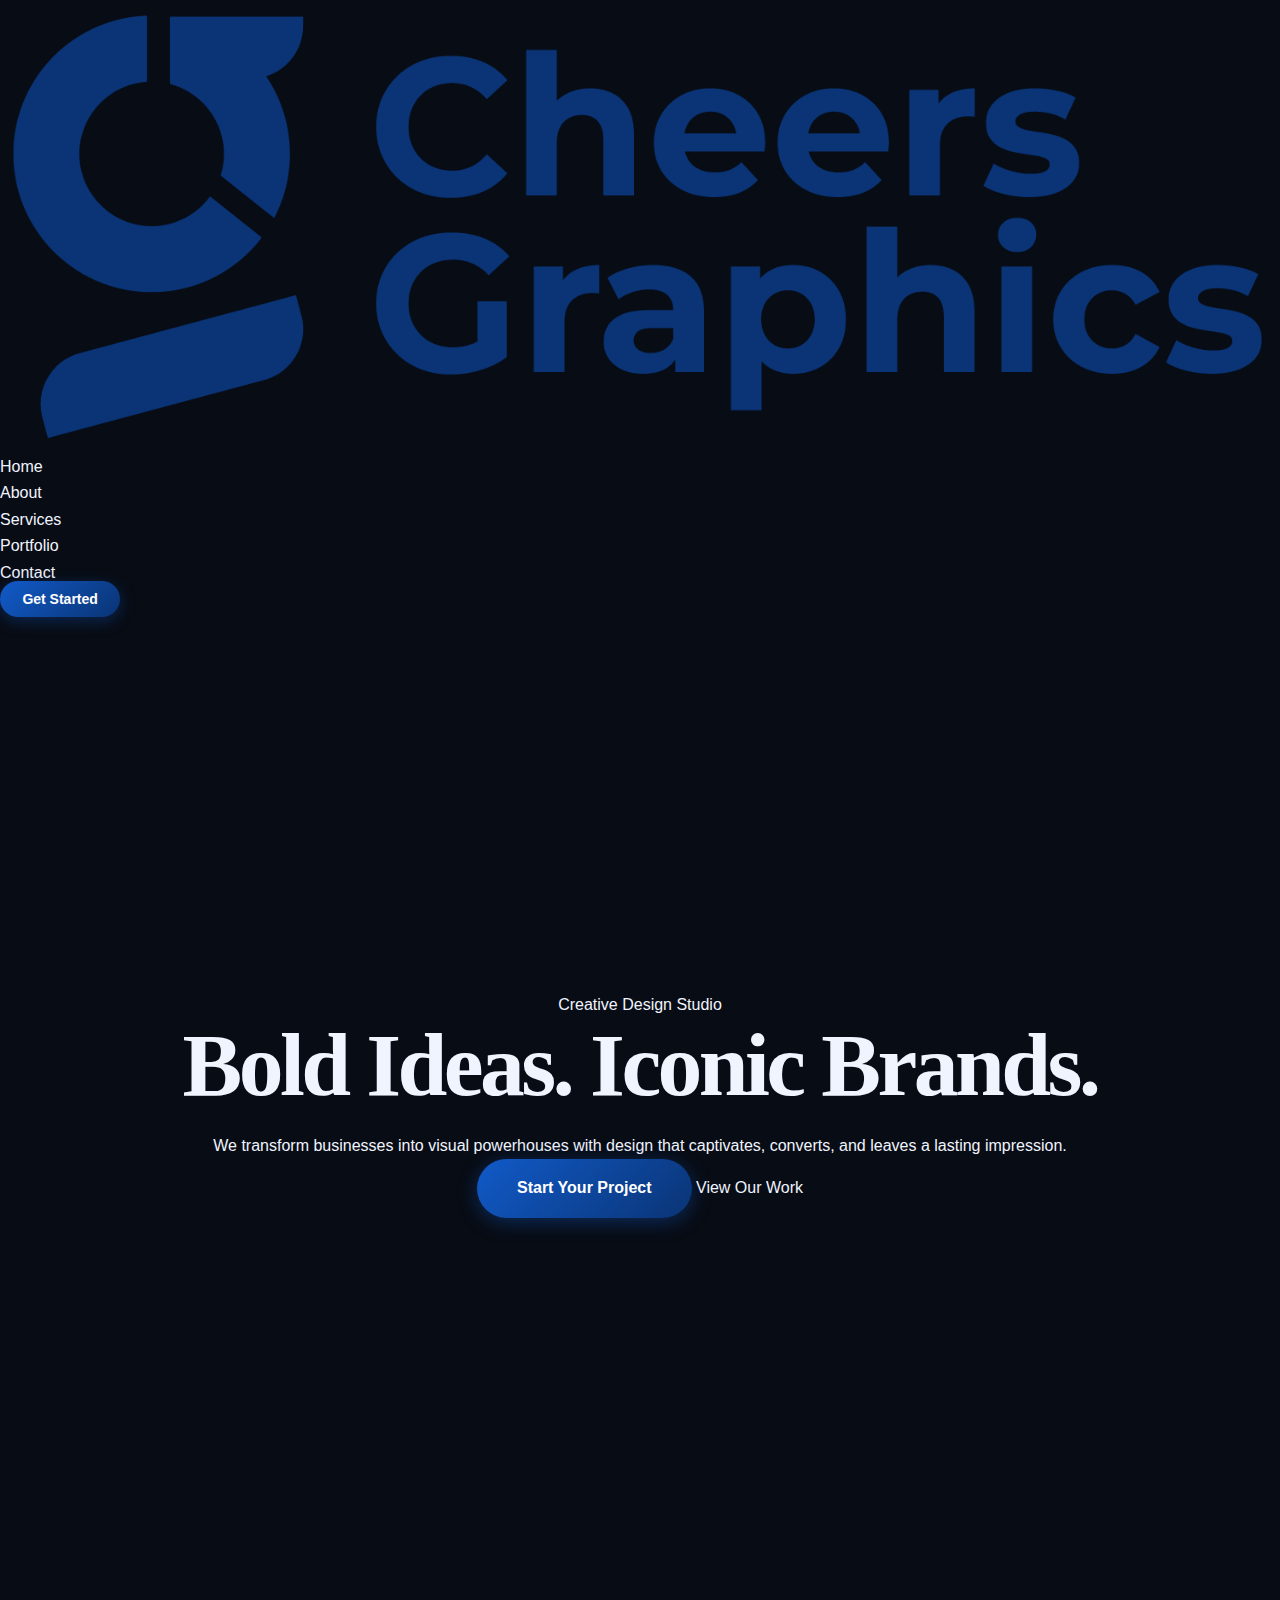
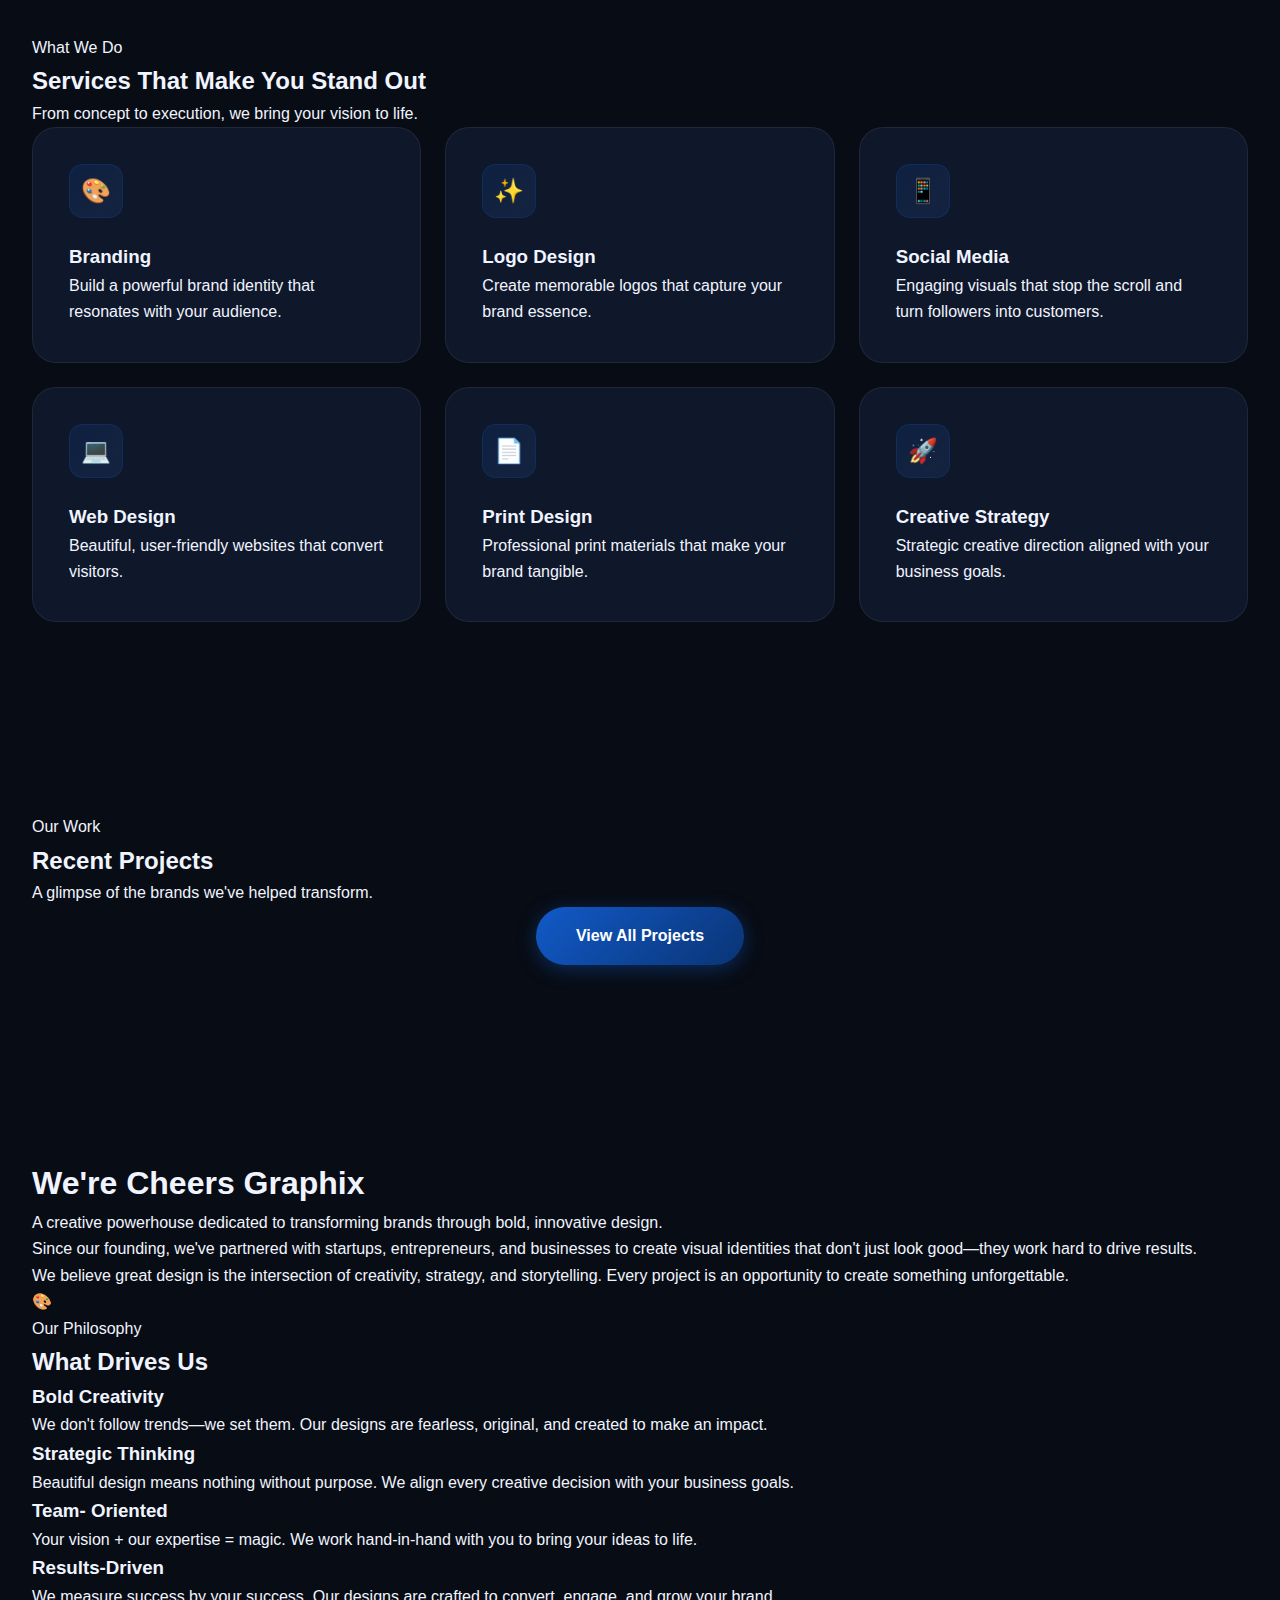
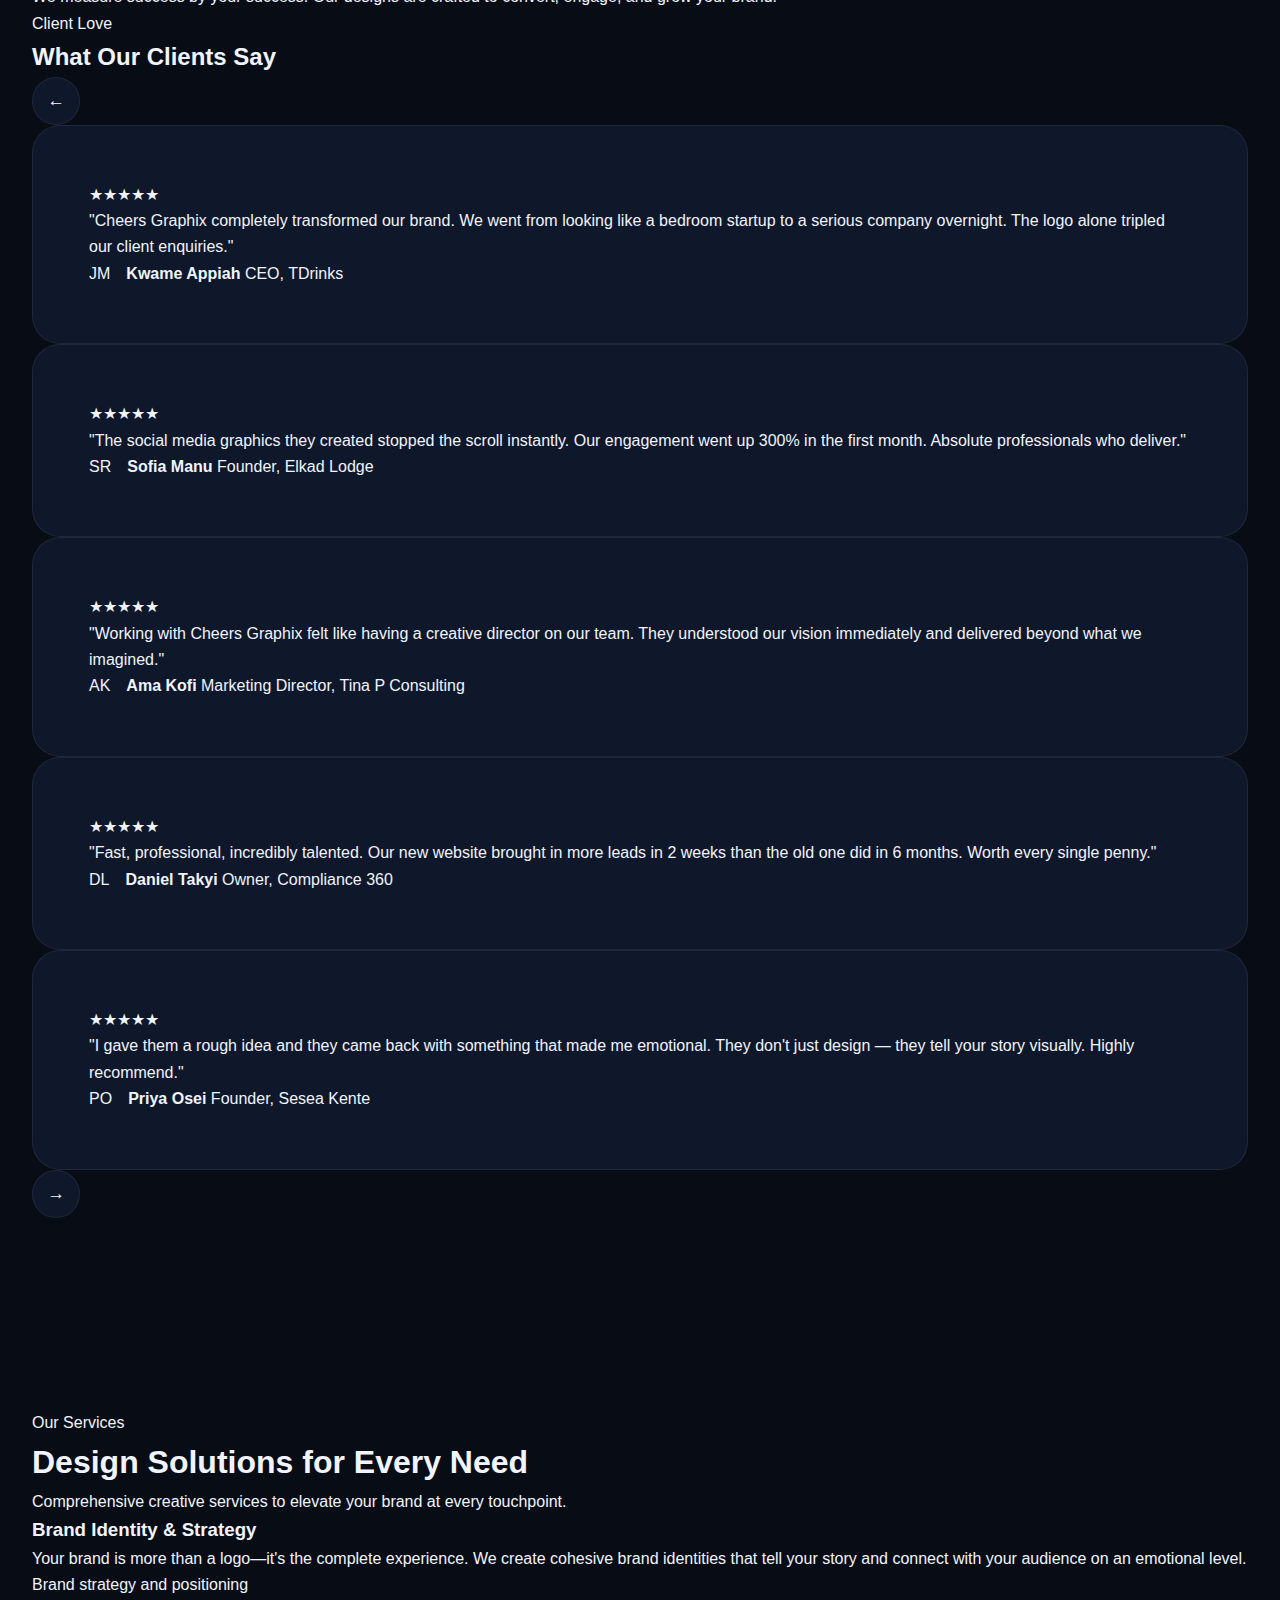
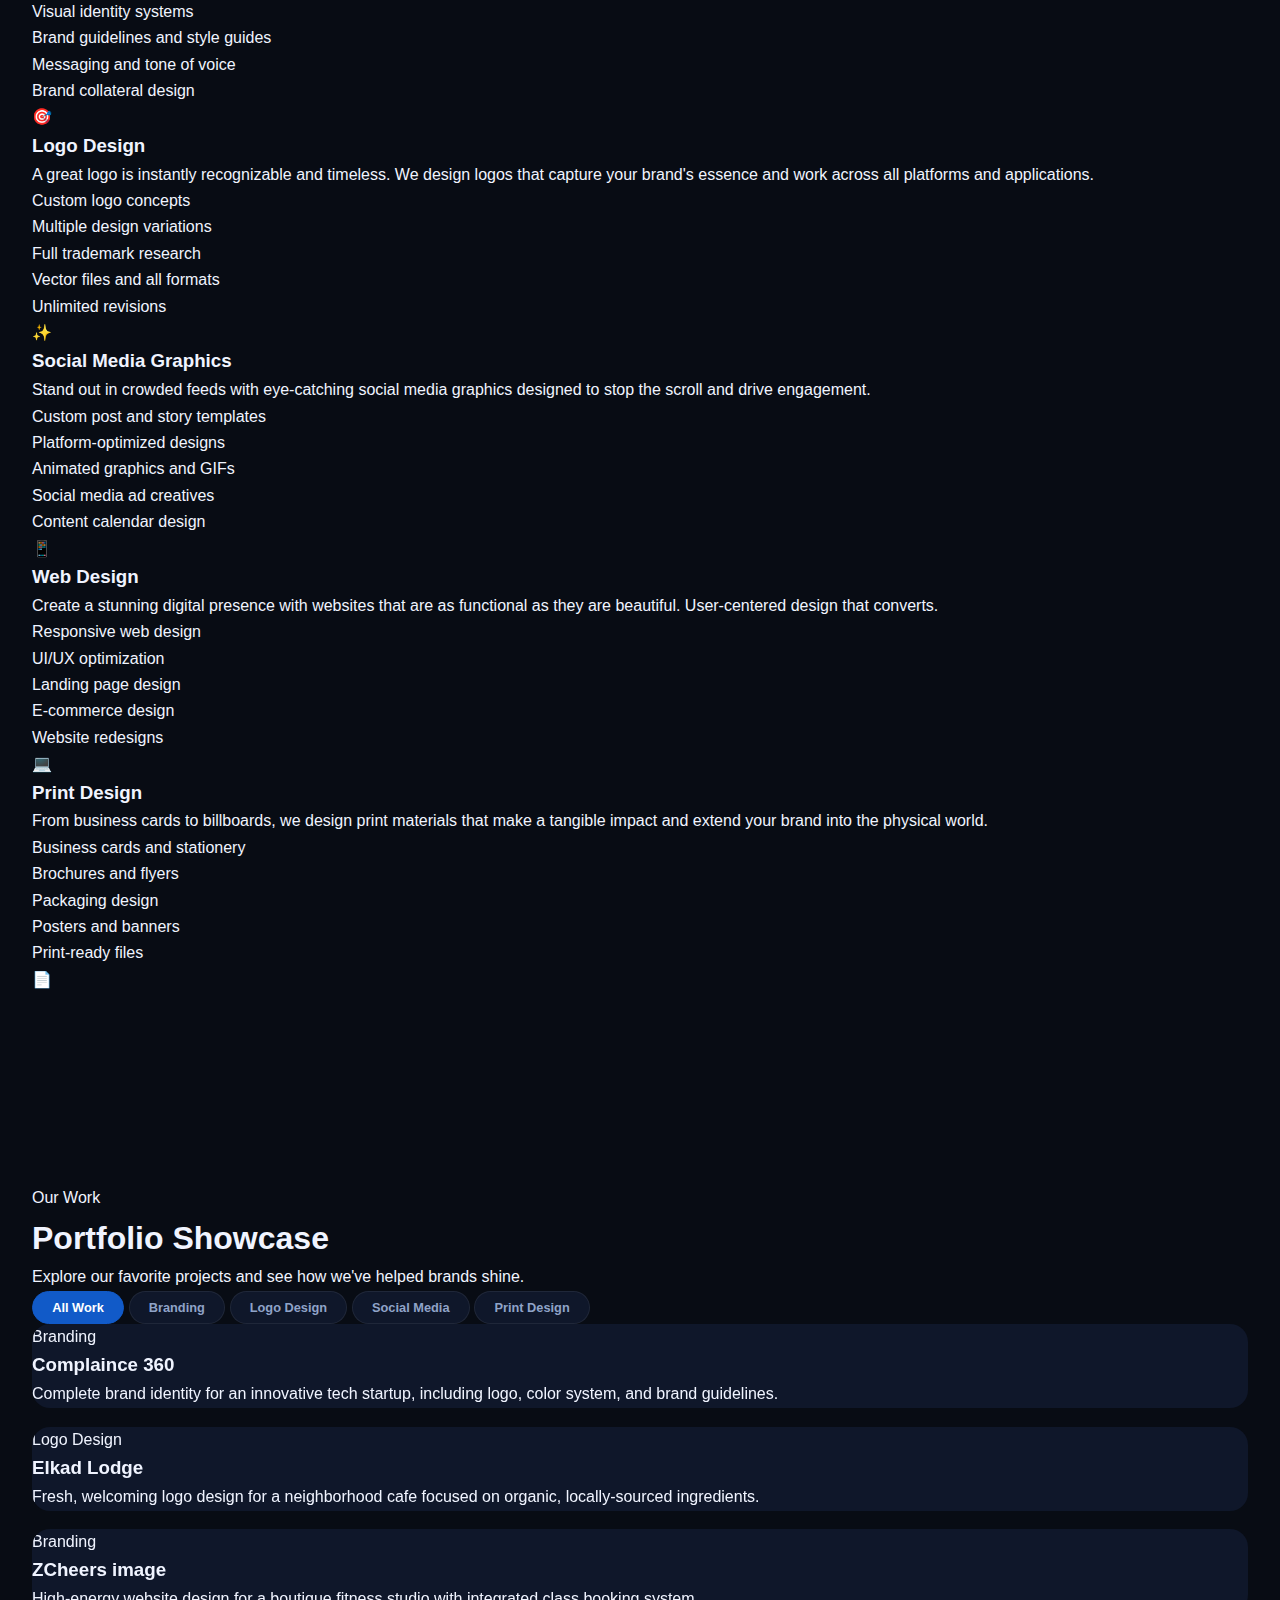
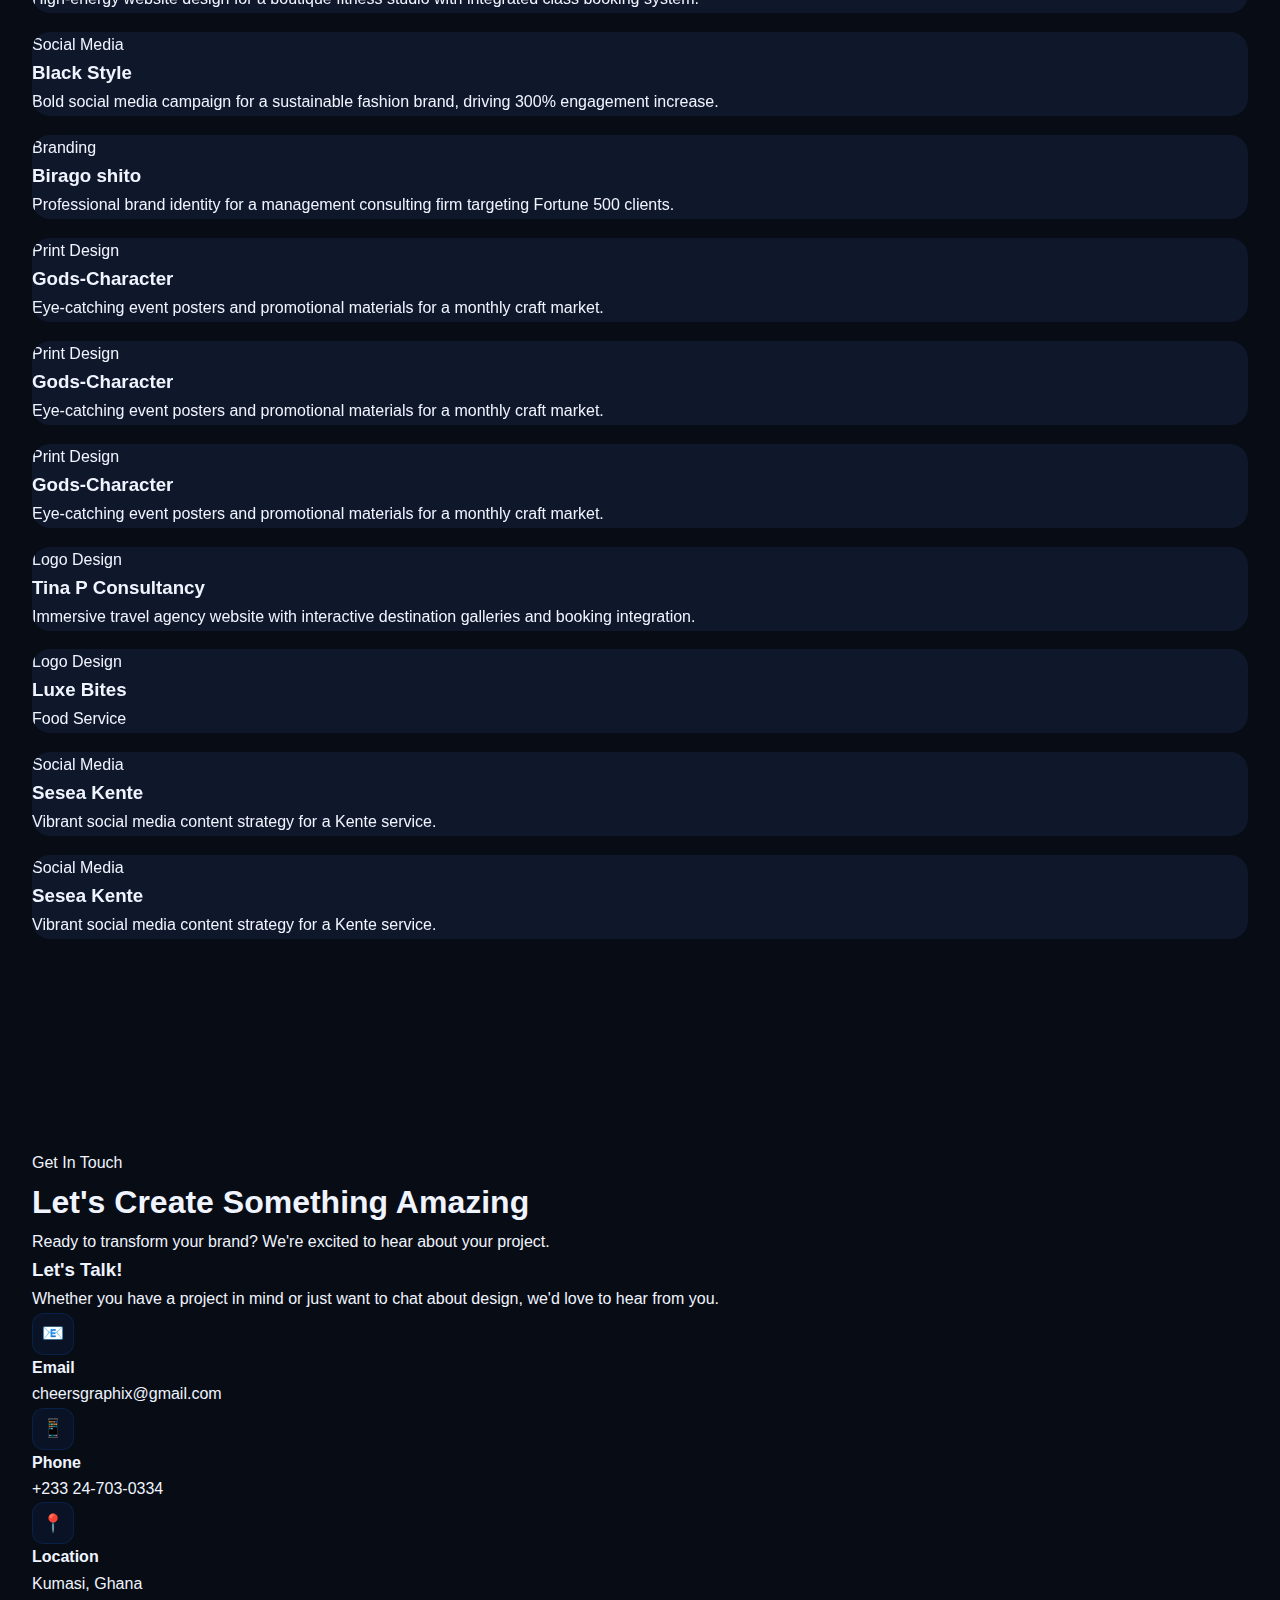
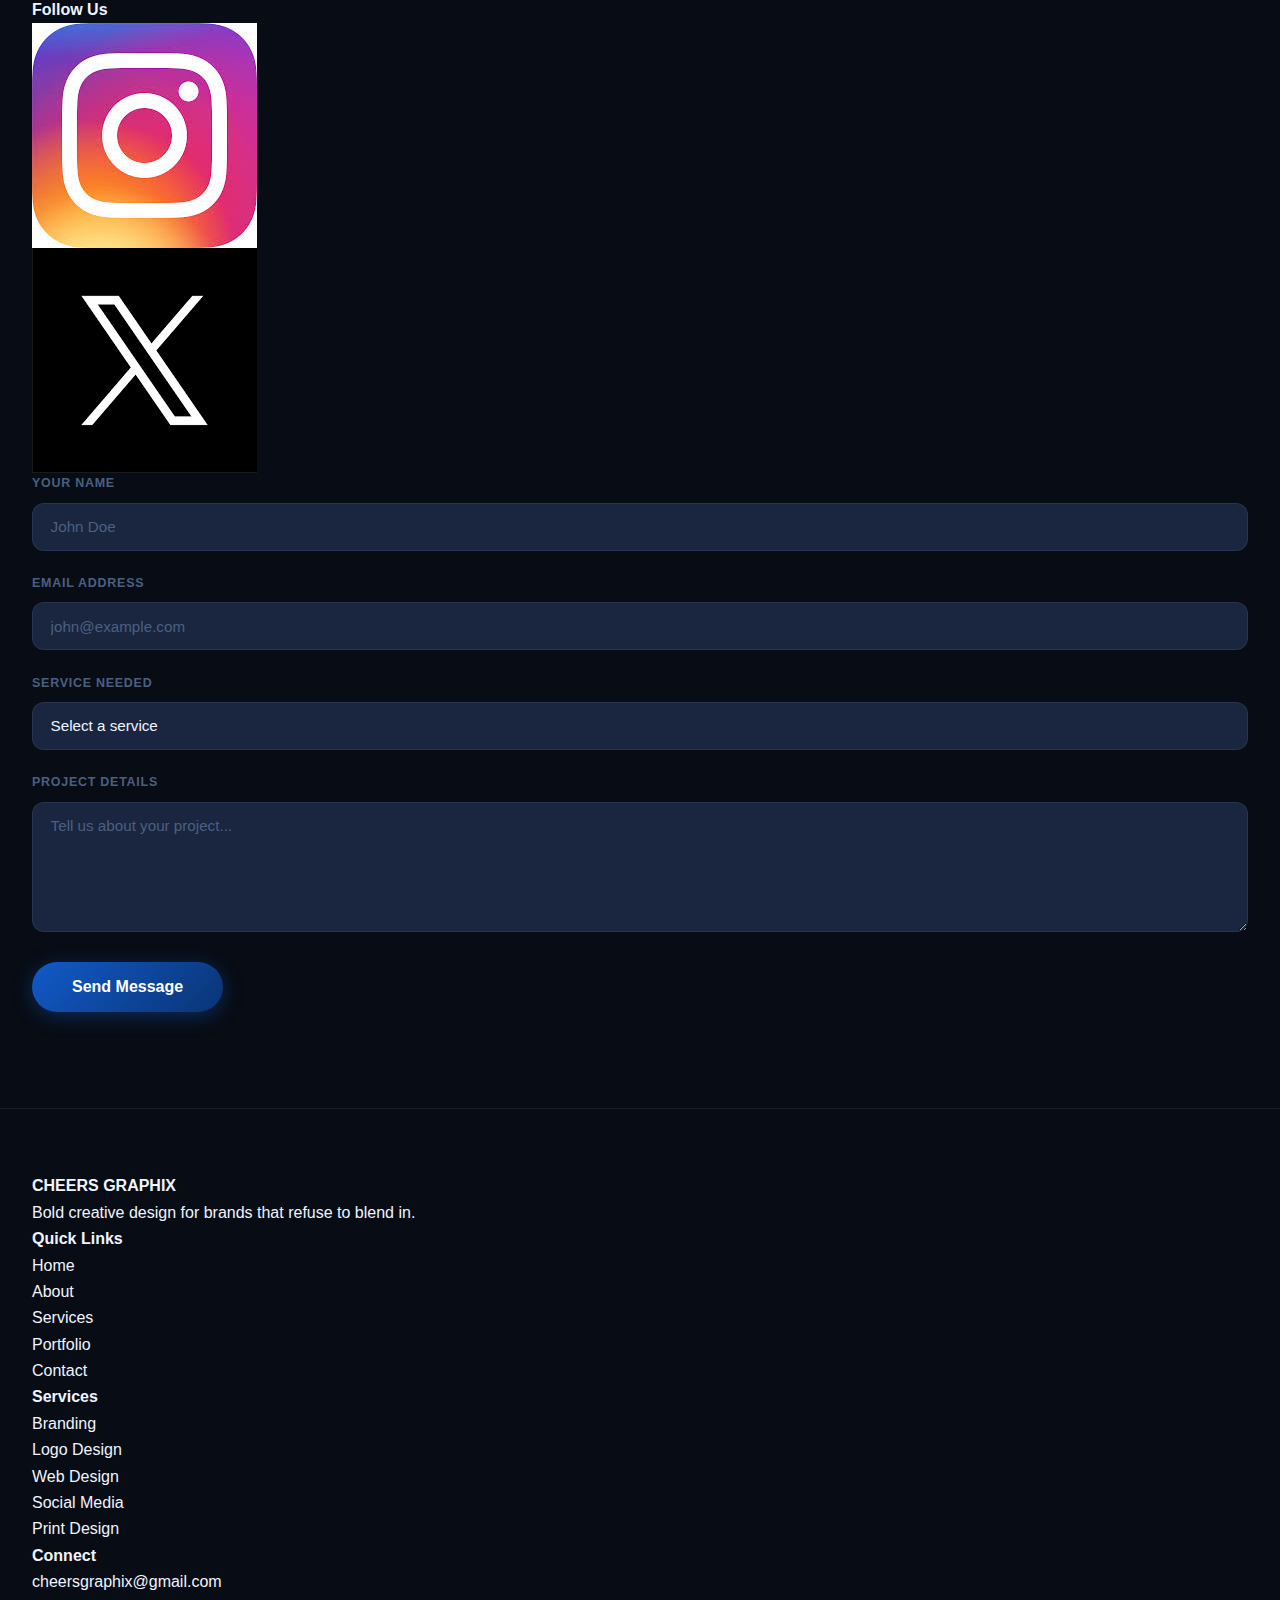
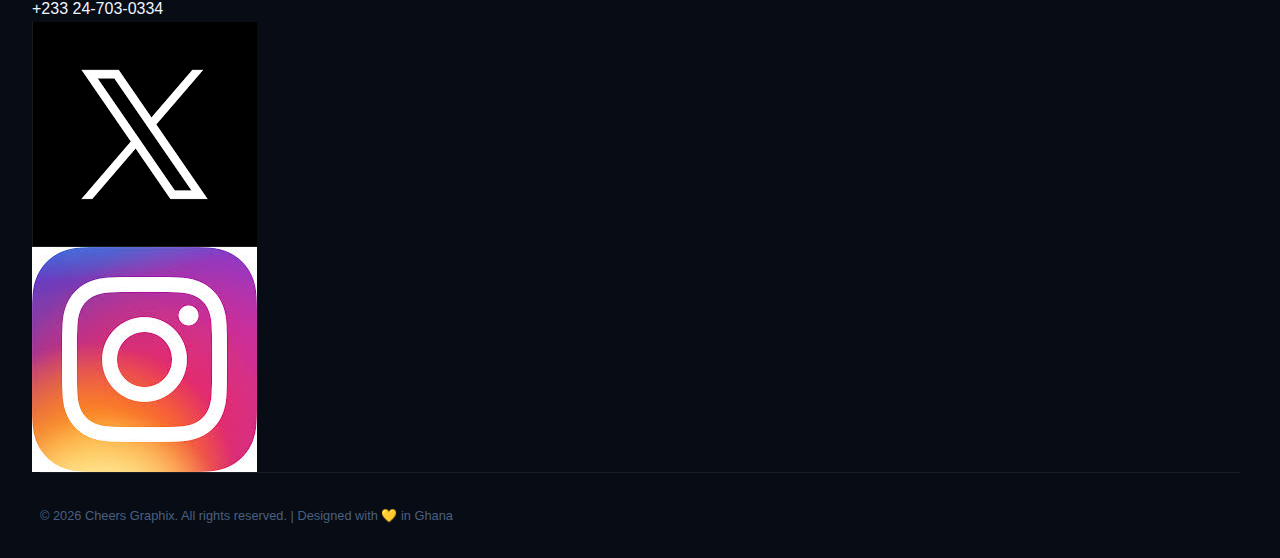
<file: index.html>
<!DOCTYPE html>
<html lang="en">
<head>
    <meta charset="UTF-8">
    <meta name="viewport" content="width=device-width, initial-scale=1.0">
    
    <!-- SEO Meta Tags -->
    <title>Cheers Graphix | Bold Creative Design & Branding Studio</title>
    <meta name="description" content="Transform your brand with Cheers Graphix. Expert graphic design, branding, and creative services for startups and businesses. Get unforgettable visuals that convert.">
    <meta name="keywords" content="graphic design, branding, logo design, creative studio, visual identity, social media graphics, web design">
    
    
    <meta property="og:title" content="Cheers Graphix | Bold Creative Design Studio">
    <meta property="og:description" content="Transform your brand with expert graphic design and branding services">
    <meta property="og:type" content="website">
    
    <!-- Favicon -->
    <link rel="icon" href="data:image/svg+xml,<svg xmlns='http://www.w3.org/2000/svg' viewBox='0 0 100 100'><text y='.9em' font-size='90'>🎨</text></svg>">
    
    <!-- Google Fonts -->
    <link rel="preconnect" href="https://fonts.googleapis.com">
    <link rel="preconnect" href="https://fonts.gstatic.com" crossorigin>
    <link href="https://fonts.googleapis.com/css2?family=Bebas+Neue&family=Outfit:wght@300;400;500;600;700;800&family=Syne:wght@400;500;600;700;800&display=swap" rel="stylesheet">
    <link rel="stylesheet" href="style/style.css">
    
</head>
<body>
    
    <!-- NAVIGATION HEADER-->
    <header class="header">
        <nav class="nav-container">
            <!-- Logo -->
            <a href="#home" class="logo">
                <img src="CHEERS GRAP-1/PNG/Cheers Graphics Logo Horizontal Black.png" alt="Cheers Graphix Logo"></a>
            
            <!-- Desktop & Mobile Menu -->
            <ul class="nav-menu" id="navMenu">
                <li><a href="#home" class="nav-link active">Home</a></li>
                <li><a href="#about" class="nav-link">About</a></li>
                <li><a href="#services" class="nav-link">Services</a></li>
                <li><a href="#portfolio" class="nav-link">Portfolio</a></li>
                <li><a href="#contact" class="nav-link">Contact</a></li>
                <li><a href="#contact" class="nav-cta">Get Started</a></li>
            </ul>
            
            <!-- Mobile Menu Toggle -->
            <button class="menu-toggle" id="menuToggle" aria-label="Toggle navigation menu">
                <span></span>
                <span></span>
                <span></span>
            </button>
        </nav>
    </header>
    
    <!-- Landing page with hero and previews -->
    <main id="home">
        <section class="hero">
            <div class="hero-content">
                <span class="hero-label">Creative Design Studio</span>
                <h1>
                    <span class="hero-line1">Bold Ideas.</span>
                    <span class="hero-line2">Iconic Brands.</span>
                </h1>
                <p class="hero-subtitle">We transform businesses into visual powerhouses with design that captivates, converts, and leaves a lasting impression.</p>
                <div class="cta-buttons">
                    <a href="#contact"   class="btn btn-primary">Start Your Project</a>
                    <a href="#portfolio" class="btn btn-secondary">View Our Work</a>
                </div>
            </div>
        </section>

        <!-- Services Preview -->
        <section class="services-preview">
            <div class="container">
                <div class="section-header fade-in">
                    <span class="section-label">What We Do</span>
                    <h2>Services That Make You <span class="text-gradient">Stand Out</span></h2>
                    <p style="margin:0 auto;">From concept to execution, we bring your vision to life.</p>
                </div>
                <div class="services-grid">
                    <div class="service-card fade-in"><span class="service-icon">🎨</span><h3>Branding</h3><p>Build a powerful brand identity that resonates with your audience.</p></div>
                    <div class="service-card fade-in"><span class="service-icon">✨</span><h3>Logo Design</h3><p>Create memorable logos that capture your brand essence.</p></div>
                    <div class="service-card fade-in"><span class="service-icon">📱</span><h3>Social Media</h3><p>Engaging visuals that stop the scroll and turn followers into customers.</p></div>
                    <div class="service-card fade-in"><span class="service-icon">💻</span><h3>Web Design</h3><p>Beautiful, user-friendly websites that convert visitors.</p></div>
                    <div class="service-card fade-in"><span class="service-icon">📄</span><h3>Print Design</h3><p>Professional print materials that make your brand tangible.</p></div>
                    <div class="service-card fade-in"><span class="service-icon">🚀</span><h3>Creative Strategy</h3><p>Strategic creative direction aligned with your business goals.</p></div>
                </div>
            </div>
        </section>

        <!-- Portfolio Preview -->
        <section class="portfolio-preview">
            <div class="container">
                <div class="section-header fade-in">
                    <span class="section-label">Our Work</span>
                    <h2>Recent <span class="text-gradient">Projects</span></h2>
                    <p style="margin:0 auto;">A glimpse of the brands we've helped transform.</p>
                </div>
                <div class="portfolio-grid">
                    <div class="portfolio-item fade-in">
                        <div class="portfolio-image" style="background:linear-gradient(135deg,#115ac8,#0a3475);height:100%;"></div>
                        <div class="portfolio-overlay"><p class="portfolio-category">Branding</p><h3 class="portfolio-title">TechFlow Startup</h3></div>
                    </div>
                    <div class="portfolio-item fade-in">
                        <div class="portfolio-image" style="background:linear-gradient(135deg,#3d8ef7,#115ac8);height:100%;"></div>
                        <div class="portfolio-overlay"><p class="portfolio-category">Logo Design</p><h3 class="portfolio-title">Bloom Cafe</h3></div>
                    </div>
                    <div class="portfolio-item fade-in">
                        <div class="portfolio-image" style="background:linear-gradient(135deg,#4dd0e1,#3d8ef7);height:100%;"></div>
                        <div class="portfolio-overlay"><p class="portfolio-category">Web Design</p><h3 class="portfolio-title">Zenith Fitness</h3></div>
                    </div>
                </div>
                <div style="text-align:center;margin-top:var(--space-lg);">
                    <a href="#portfolio" class="btn btn-primary">View All Projects</a>
                </div>
            </div>
        </section>
    </main>
    
    <!-- ABOUT PAGE-->
    <section id="about" class="hidden">
        <!-- About Hero -->
        <div class="about-hero">
            <div class="about-content">
                <div class="about-text">
                    <h1>We're <span class="text-gradient">Cheers Graphix</span></h1>
                    <p>A creative powerhouse dedicated to transforming brands through bold, innovative design.</p>
                    <p>Since our founding, we've partnered with startups, entrepreneurs, and businesses to create visual identities that don't just look good—they work hard to drive results.</p>
                    <p>We believe great design is the intersection of creativity, strategy, and storytelling. Every project is an opportunity to create something unforgettable.</p>
                </div>
                <div class="about-visual">
                    🎨
                </div>
            </div>
        </div>
        
        <!-- Mission & Values Section -->
        <div class="mission-section">
            <div class="container">
                <div class="section-header">
                    <p class="section-label">Our Philosophy</p>
                    <h2>What Drives Us</h2>
                </div>
                
                <div class="values-grid">
                    <!-- Value 1 -->
                    <div class="value-card">
                        <h3>Bold Creativity</h3>
                        <p>We don't follow trends—we set them. Our designs are fearless, original, and created to make an impact.</p>
                    </div>
                    
                    <!-- Value 2 -->
                    <div class="value-card">
                        <h3>Strategic Thinking</h3>
                        <p>Beautiful design means nothing without purpose. We align every creative decision with your business goals.</p>
                    </div>
                    
                    <!-- Value 3 -->
                    <div class="value-card">
                        <h3>Team- Oriented</h3>
                        <p>Your vision + our expertise = magic. We work hand-in-hand with you to bring your ideas to life.</p>
                    </div>
                    
                    <!-- Value 4 -->
                    <div class="value-card">
                        <h3>Results-Driven</h3>
                        <p>We measure success by your success. Our designs are crafted to convert, engage, and grow your brand.</p>
                    </div>
                </div>
            </div>
        </div>
          <!--TESTIMONIALS CAROUSEL -->
        <div class="testimonials-section">
            <div class="container">
                <div class="section-header">
                    <span class="section-label">Client Love</span>
                    <h2>What Our <span class="text-gradient">Clients Say</span></h2>
                </div>

                <div class="carousel-wrapper">
                    <button class="carousel-btn carousel-prev" aria-label="Previous">&#8592;</button>

                    <div class="carousel-track-container">
                        <div class="carousel-track" id="carouselTrack">

                            <div class="testimonial-card">
                                <div class="testimonial-stars">★★★★★</div>
                                <p class="testimonial-text">"Cheers Graphix completely transformed our brand. We went from looking like a bedroom startup to a serious company overnight. The logo alone tripled our client enquiries."</p>
                                <div class="testimonial-author">
                                    <div class="testimonial-avatar">JM</div>
                                    <div class="testimonial-info">
                                        <strong>Kwame Appiah</strong>
                                        <span>CEO, TDrinks</span>
                                    </div>
                                </div>
                            </div>

                            <div class="testimonial-card">
                                <div class="testimonial-stars">★★★★★</div>
                                <p class="testimonial-text">"The social media graphics they created stopped the scroll instantly. Our engagement went up 300% in the first month. Absolute professionals who deliver."</p>
                                <div class="testimonial-author">
                                    <div class="testimonial-avatar">SR</div>
                                    <div class="testimonial-info">
                                        <strong>Sofia Manu</strong>
                                        <span>Founder, Elkad Lodge</span>
                                    </div>
                                </div>
                            </div>

                            <div class="testimonial-card">
                                <div class="testimonial-stars">★★★★★</div>
                                <p class="testimonial-text">"Working with Cheers Graphix felt like having a creative director on our team. They understood our vision immediately and delivered beyond what we imagined."</p>
                                <div class="testimonial-author">
                                    <div class="testimonial-avatar">AK</div>
                                    <div class="testimonial-info">
                                        <strong>Ama Kofi</strong>
                                        <span>Marketing Director, Tina P Consulting</span>
                                    </div>
                                </div>
                            </div>

                            <div class="testimonial-card">
                                <div class="testimonial-stars">★★★★★</div>
                                <p class="testimonial-text">"Fast, professional, incredibly talented. Our new website brought in more leads in 2 weeks than the old one did in 6 months. Worth every single penny."</p>
                                <div class="testimonial-author">
                                    <div class="testimonial-avatar">DL</div>
                                    <div class="testimonial-info">
                                        <strong>Daniel Takyi</strong>
                                        <span>Owner, Compliance 360</span>
                                    </div>
                                </div>
                            </div>

                            <div class="testimonial-card">
                                <div class="testimonial-stars">★★★★★</div>
                                <p class="testimonial-text">"I gave them a rough idea and they came back with something that made me emotional. They don't just design — they tell your story visually. Highly recommend."</p>
                                <div class="testimonial-author">
                                    <div class="testimonial-avatar">PO</div>
                                    <div class="testimonial-info">
                                        <strong>Priya Osei</strong>
                                        <span>Founder, Sesea Kente</span>
                                    </div>
                                </div>
                            </div>

                        </div>
                    </div>

                    <button class="carousel-btn carousel-next" aria-label="Next">&#8594;</button>
                </div>

                <div class="carousel-dots" id="carouselDots"></div>
            </div>
        </div>
    </section>
    
    <!-- ============================================
         SERVICES PAGE
         Detailed service offerings
         ============================================ -->
    <section id="services" class="hidden">
        <!-- Services Hero -->
        <div class="services-hero">
            <div class="container">
                <p class="section-label">Our Services</p>
                <h1>Design Solutions for <span class="text-gradient">Every Need</span></h1>
                <p style="margin: 0 auto;">Comprehensive creative services to elevate your brand at every touchpoint.</p>
            </div>
        </div>
        
        <!-- Detailed Services -->
        <div class="services-detailed">
            <!-- Service 1: Branding -->
            <div class="service-detail">
                <div class="service-info">
                    <h3>Brand Identity & Strategy</h3>
                    <p>Your brand is more than a logo—it's the complete experience. We create cohesive brand identities that tell your story and connect with your audience on an emotional level.</p>
                    <ul class="service-features">
                        <li>Brand strategy and positioning</li>
                        <li>Visual identity systems</li>
                        <li>Brand guidelines and style guides</li>
                        <li>Messaging and tone of voice</li>
                        <li>Brand collateral design</li>
                    </ul>
                </div>
                <div class="service-visual">🎯</div>
            </div>
            
            <!-- Service 2: Logo Design -->
            <div class="service-detail">
                <div class="service-info">
                    <h3>Logo Design</h3>
                    <p>A great logo is instantly recognizable and timeless. We design logos that capture your brand's essence and work across all platforms and applications.</p>
                    <ul class="service-features">
                        <li>Custom logo concepts</li>
                        <li>Multiple design variations</li>
                        <li>Full trademark research</li>
                        <li>Vector files and all formats</li>
                        <li>Unlimited revisions</li>
                    </ul>
                </div>
                <div class="service-visual">✨</div>
            </div>
            
            <!-- Service 3: Social Media Graphics -->
            <div class="service-detail">
                <div class="service-info">
                    <h3>Social Media Graphics</h3>
                    <p>Stand out in crowded feeds with eye-catching social media graphics designed to stop the scroll and drive engagement.</p>
                    <ul class="service-features">
                        <li>Custom post and story templates</li>
                        <li>Platform-optimized designs</li>
                        <li>Animated graphics and GIFs</li>
                        <li>Social media ad creatives</li>
                        <li>Content calendar design</li>
                    </ul>
                </div>
                <div class="service-visual">📱</div>
            </div>
            
            <!-- Service 4: Web Design -->
            <div class="service-detail">
                <div class="service-info">
                    <h3>Web Design</h3>
                    <p>Create a stunning digital presence with websites that are as functional as they are beautiful. User-centered design that converts.</p>
                    <ul class="service-features">
                        <li>Responsive web design</li>
                        <li>UI/UX optimization</li>
                        <li>Landing page design</li>
                        <li>E-commerce design</li>
                        <li>Website redesigns</li>
                    </ul>
                </div>
                <div class="service-visual">💻</div>
            </div>
            
            <!-- Service 5: Print Design -->
            <div class="service-detail">
                <div class="service-info">
                    <h3>Print Design</h3>
                    <p>From business cards to billboards, we design print materials that make a tangible impact and extend your brand into the physical world.</p>
                    <ul class="service-features">
                        <li>Business cards and stationery</li>
                        <li>Brochures and flyers</li>
                        <li>Packaging design</li>
                        <li>Posters and banners</li>
                        <li>Print-ready files</li>
                    </ul>
                </div>
                <div class="service-visual">📄</div>
            </div>
        </div>
    </section>
    
    <!-- PORTFOLIO PAGE -->
    <section id="portfolio" class="hidden">
        <!-- Portfolio Hero -->
        <div class="portfolio-hero">
            <div class="container">
                <p class="section-label">Our Work</p>
                <h1>Portfolio <span class="text-gradient">Showcase</span></h1>
                <p style="margin: 0 auto;">Explore our favorite projects and see how we've helped brands shine.</p>
            </div>
            
            <!-- Category Filters -->
            <div class="portfolio-filters">
                <button class="filter-btn active" data-filter="all">All Work</button>
                <button class="filter-btn" data-filter="branding">Branding</button>
                <button class="filter-btn" data-filter="logo">Logo Design</button>
                <button class="filter-btn" data-filter="social">Social Media</button>
                <button class="filter-btn" data-filter="print">Print Design</button>
            </div>
        </div>
        
        <!-- Portfolio Grid -->
        <div class="portfolio-full">
            <div class="container">
                <div class="portfolio-masonry" id="portfolioGrid">
                    <!-- Portfolio Card 1 -->
                    <div class="portfolio-card" data-category="branding">
                        <div class="portfolio-card-image" style="background: linear-gradient(135deg, #667eea 0%, #764ba2 100%);
                        background-position: center;
                        background-size: cover;"></div>
                        <div class="portfolio-card-content">
                            <p class="portfolio-card-category">Branding</p>
                            <h3>Complaince 360</h3>
                            <p>Complete brand identity for an innovative tech startup, including logo, color system, and brand guidelines.</p>
                        </div>
                    </div>
                    
                    <!-- Portfolio Card 2 -->
                    <div class="portfolio-card" data-category="logo">
                        <div class="portfolio-card-image" style="background: linear-gradient(135deg, #f093fb 0%, #f5576c 100%);background-position: center;
                        background-size: cover;"></div>
                        <div class="portfolio-card-content">
                            <p class="portfolio-card-category">Logo Design</p>
                            <h3>Elkad Lodge</h3>
                            <p>Fresh, welcoming logo design for a neighborhood cafe focused on organic, locally-sourced ingredients.</p>
                        </div>
                    </div>
                    
                    <!-- Portfolio Card 3 -->
                    <div class="portfolio-card" data-category="branding">
                        <div class="portfolio-card-image" style="background: linear-gradient(135deg, #4facfe 0%, #00f2fe 100%);background-position: center;
                        background-size: cover;"></div>
                        <div class="portfolio-card-content">
                            <p class="portfolio-card-category">Branding</p>
                            <h3>ZCheers image</h3>
                            <p>High-energy website design for a boutique fitness studio with integrated class booking system.</p>
                        </div>
                    </div>
                    
                    <!-- Portfolio Card 4 -->
                    <div class="portfolio-card" data-category="social">
                        <div class="portfolio-card-image" style="background: linear-gradient(135deg, #fa709a 0%, #fee140 100%);background-position: center;
                        background-size: cover;"></div>
                        <div class="portfolio-card-content">
                            <p class="portfolio-card-category">Social Media</p>
                            <h3>Black Style</h3>
                            <p>Bold social media campaign for a sustainable fashion brand, driving 300% engagement increase.</p>
                        </div>
                    </div>
                    
                    <!-- Portfolio Card 5 -->
                    <div class="portfolio-card" data-category="branding">
                        <div class="portfolio-card-image" style="background: linear-gradient(135deg, #30cfd0 0%, #330867 100%);background-position: center;
                        background-size: cover;"></div>
                        <div class="portfolio-card-content">
                            <p class="portfolio-card-category">Branding</p>
                            <h3>Birago shito</h3>
                            <p>Professional brand identity for a management consulting firm targeting Fortune 500 clients.</p>
                        </div>
                    </div>
                    
                    <!-- Portfolio Card 6 -->
                    <div class="portfolio-card" data-category="print">
                        <div class="portfolio-card-image" style="background: linear-gradient(135deg, #a8edea 0%, #fed6e3 100%);background-position: center;
                        background-size: cover;"></div>
                        <div class="portfolio-card-content">
                            <p class="portfolio-card-category">Print Design</p>
                            <h3>Gods-Character</h3>
                            <p>Eye-catching event posters and promotional materials for a monthly craft market.</p>
                        </div>
                    </div>

                       <div class="portfolio-card" data-category="print">
                        <div class="portfolio-card-image" style="background: linear-gradient(135deg, #a8edea 0%, #fed6e3 100%);background-position: center;
                        background-size: cover;"></div>
                        <div class="portfolio-card-content">
                            <p class="portfolio-card-category">Print Design</p>
                            <h3>Gods-Character</h3>
                            <p>Eye-catching event posters and promotional materials for a monthly craft market.</p>
                        </div>
                    </div>

                       <div class="portfolio-card" data-category="print">
                        <div class="portfolio-card-image" style="background: linear-gradient(135deg, #a8edea 0%, #fed6e3 100%);background-position: center;
                        background-size: cover;"></div>
                        <div class="portfolio-card-content">
                            <p class="portfolio-card-category">Print Design</p>
                            <h3>Gods-Character</h3>
                            <p>Eye-catching event posters and promotional materials for a monthly craft market.</p>
                        </div>
                    </div>
                    
                    <!-- Portfolio Card 7 -->
                    <div class="portfolio-card" data-category="logo">
                        <div class="portfolio-card-image" style="background: linear-gradient(135deg, #ff9a9e 0%, #fecfef 100%);
                        background-position: center;
                        background-size: cover;"></div>
                        <div class="portfolio-card-content">
                            <p class="portfolio-card-category">Logo Design</p>
                            <h3>Tina P Consultancy</h3>
                            <p>Immersive travel agency website with interactive destination galleries and booking integration.</p>
                        </div>
                    </div>
                    
                    <!-- Portfolio Card 8 -->
                    <div class="portfolio-card" data-category="logo">
                        <div class="portfolio-card-image" style="background: linear-gradient(135deg, #ffecd2 0%, #fcb69f 100%);
                        background-position: center;
                        background-size: cover;"></div>
                        <div class="portfolio-card-content">
                            <p class="portfolio-card-category">Logo Design</p>
                            <h3>Luxe Bites</h3>
                            <p>Food Service</p>
                        </div>
                    </div>
                    
                    <!-- Portfolio Card 9 -->
                    <div class="portfolio-card" data-category="social">
                        <div class="portfolio-card-image" style="background: linear-gradient(135deg, #a1c4fd 0%, #c2e9fb 100%);background-position: center;
                        background-size: cover;"></div>
                        <div class="portfolio-card-content">
                            <p class="portfolio-card-category">Social Media</p>
                            <h3>Sesea Kente</h3>
                            <p>Vibrant social media content strategy for a Kente service.</p>
                        </div>
                    </div>

                     <div class="portfolio-card" data-category="social">
                        <div class="portfolio-card-image" style="background: linear-gradient(135deg, #a1c4fd 0%, #c2e9fb 100%);background-position: center;
                        background-size: cover;"></div>
                        <div class="portfolio-card-content">
                            <p class="portfolio-card-category">Social Media</p>
                            <h3>Sesea Kente</h3>
                            <p>Vibrant social media content strategy for a Kente service.</p>
                        </div>
                    </div>

                </div>
            </div>
        </div>
    </section>
    
    <!--  CONTACT PAGE -->
    <section id="contact" class="hidden">
        <!-- Contact Hero -->
        <div class="contact-hero">
            <div class="container">
                <p class="section-label">Get In Touch</p>
                <h1>Let's Create Something <span class="text-gradient">Amazing</span></h1>
                <p style="margin: 0 auto;">Ready to transform your brand? We're excited to hear about your project.</p>
            </div>
        </div>
        
        <!-- Contact Section -->
        <div class="contact-section">
            <div class="contact-container">
                <!-- Contact Information -->
                <div class="contact-info">
                    <h3>Let's Talk!</h3>
                    <p>Whether you have a project in mind or just want to chat about design, we'd love to hear from you.</p>
                    
                    <div class="contact-details">
                        <div class="contact-item">
                            <span class="contact-icon">📧</span>
                            <div>
                                <strong>Email</strong><br>
                                <a href="mailto:cheersgraphix@gmail.com" style="color: var(--primary-coral); text-decoration: none;">cheersgraphix@gmail.com</a>
                            </div>
                        </div>
                        
                        <div class="contact-item">
                            <span class="contact-icon">📱</span>
                            <div>
                                <strong>Phone</strong><br>
                                <a href="tel:+233247030334" style="color: var(--light-gray); text-decoration: none;">+233 24-703-0334</a>
                            </div>
                        </div>
                        
                        <div class="contact-item">
                            <span class="contact-icon">📍</span>
                            <div>
                                <strong>Location</strong><br>
                                <span style="color: var(--light-gray);">Kumasi, Ghana</span>
                            </div>
                        </div>
                    </div>
                    
                    <h4 style="font-family: var(--font-heading); margin-top: var(--space-lg); margin-bottom: var(--space-sm);">Follow Us</h4>
                    <div class="social-links">
                        <a href="https://www.instagram.com/cheers_graphix?igsh=MTl3amk2enQ0bXp6NQ==" class="social-link" aria-label="Instagram"><img src="images/IMG_1413.JPG"></a>
                        <a href="https://x.com/cheers_graphix?s=21" class="social-link" aria-label="Dribbble"><img src="images/IMG_1411.PNG"></a>
                    </div>
                </div>
                
                <!-- Contact Form -->
                <div class="contact-form">
                    <form id="contactForm" action="https:formspree.io/f/mgolonbb" method="POST" target="_blank">

                        <div class="form-group">
                            <label for="name" class="form-label">Your Name</label>
                            <input type="text" id="name" name="name" class="form-input" placeholder="John Doe" required>
                        </div>
                        
                        <div class="form-group">
                            <label for="email" class="form-label">Email Address</label>
                            <input type="email" id="email" name="email" class="form-input" placeholder="john@example.com" required>
                        </div>
                        
                        <div class="form-group">
                            <label for="service" class="form-label">Service Needed</label>
                            <select id="service" name="service" class="form-input" required>
                                <option value="">Select a service</option>
                                <option value="branding">Branding & Identity</option>
                                <option value="logo">Logo Design</option>
                                <option value="social">Social Media Graphics</option>
                                <option value="print">Print Design</option>
                                <option value="other">Other</option>
                            </select>
                        </div>
                        
                        <div class="form-group">
                            <label for="message" class="form-label">Project Details</label>
                            <textarea id="message" name="message" class="form-textarea" placeholder="Tell us about your project..." required></textarea>
                        </div>
                        
                        <button type="submit" class="btn btn-primary form-submit">Send Message</button>
                    
                    </form>
                </div>
            </div>
        </div>
    </section>
    
    <!--FOOTER -->
    <footer class="footer">
        <div class="footer-content">
            <!-- Footer Column 1 -->
            <div class="footer-section">
                <h4>CHEERS GRAPHIX</h4>
                <p>Bold creative design for brands that refuse to blend in.</p>
            </div>
            
            <!-- Footer Column 2 -->
            <div class="footer-section">
                <h4>Quick Links</h4>
                <ul class="footer-links">
                    <li><a href="#home">Home</a></li>
                    <li><a href="#about">About</a></li>
                    <li><a href="#services">Services</a></li>
                    <li><a href="#portfolio">Portfolio</a></li>
                    <li><a href="#contact">Contact</a></li>
                </ul>
            </div>
            
            <!-- Footer Column 3 -->
            <div class="footer-section">
                <h4>Services</h4>
                <ul class="footer-links">
                    <li><a href="#services">Branding</a></li>
                    <li><a href="#services">Logo Design</a></li>
                    <li><a href="#services">Web Design</a></li>
                    <li><a href="#services">Social Media</a></li>
                    <li><a href="#services">Print Design</a></li>
                </ul>
            </div>
            
            <!-- Footer Column 4 -->
            <div class="footer-section">
                <h4>Connect</h4>
                <p>cheersgraphix@gmail.com</p>
                <p>+233 24-703-0334</p>
                <div class="social-links" style="margin-top: var(--space-sm);">
                    <a href="https://x.com/cheers_graphix?s=21" class="social-link" aria-label="Dribbble"><img src="images/IMG_1411.PNG"></a>
                    <a href="https://www.instagram.com/cheers_graphix?igsh=MTl3amk2enQ0bXp6NQ==" class="social-link" aria-label="Behance"><img src="images/IMG_1413.JPG"></a>
                </div>
            </div>
        </div>
        
        <div class="footer-bottom">
            <p>&copy; 2026 Cheers Graphix. All rights reserved. | Designed with 💛 in Ghana</p>
        </div>
    </footer>
    
    <script src="script/script.js"></script>
</body>
</html>
</file>
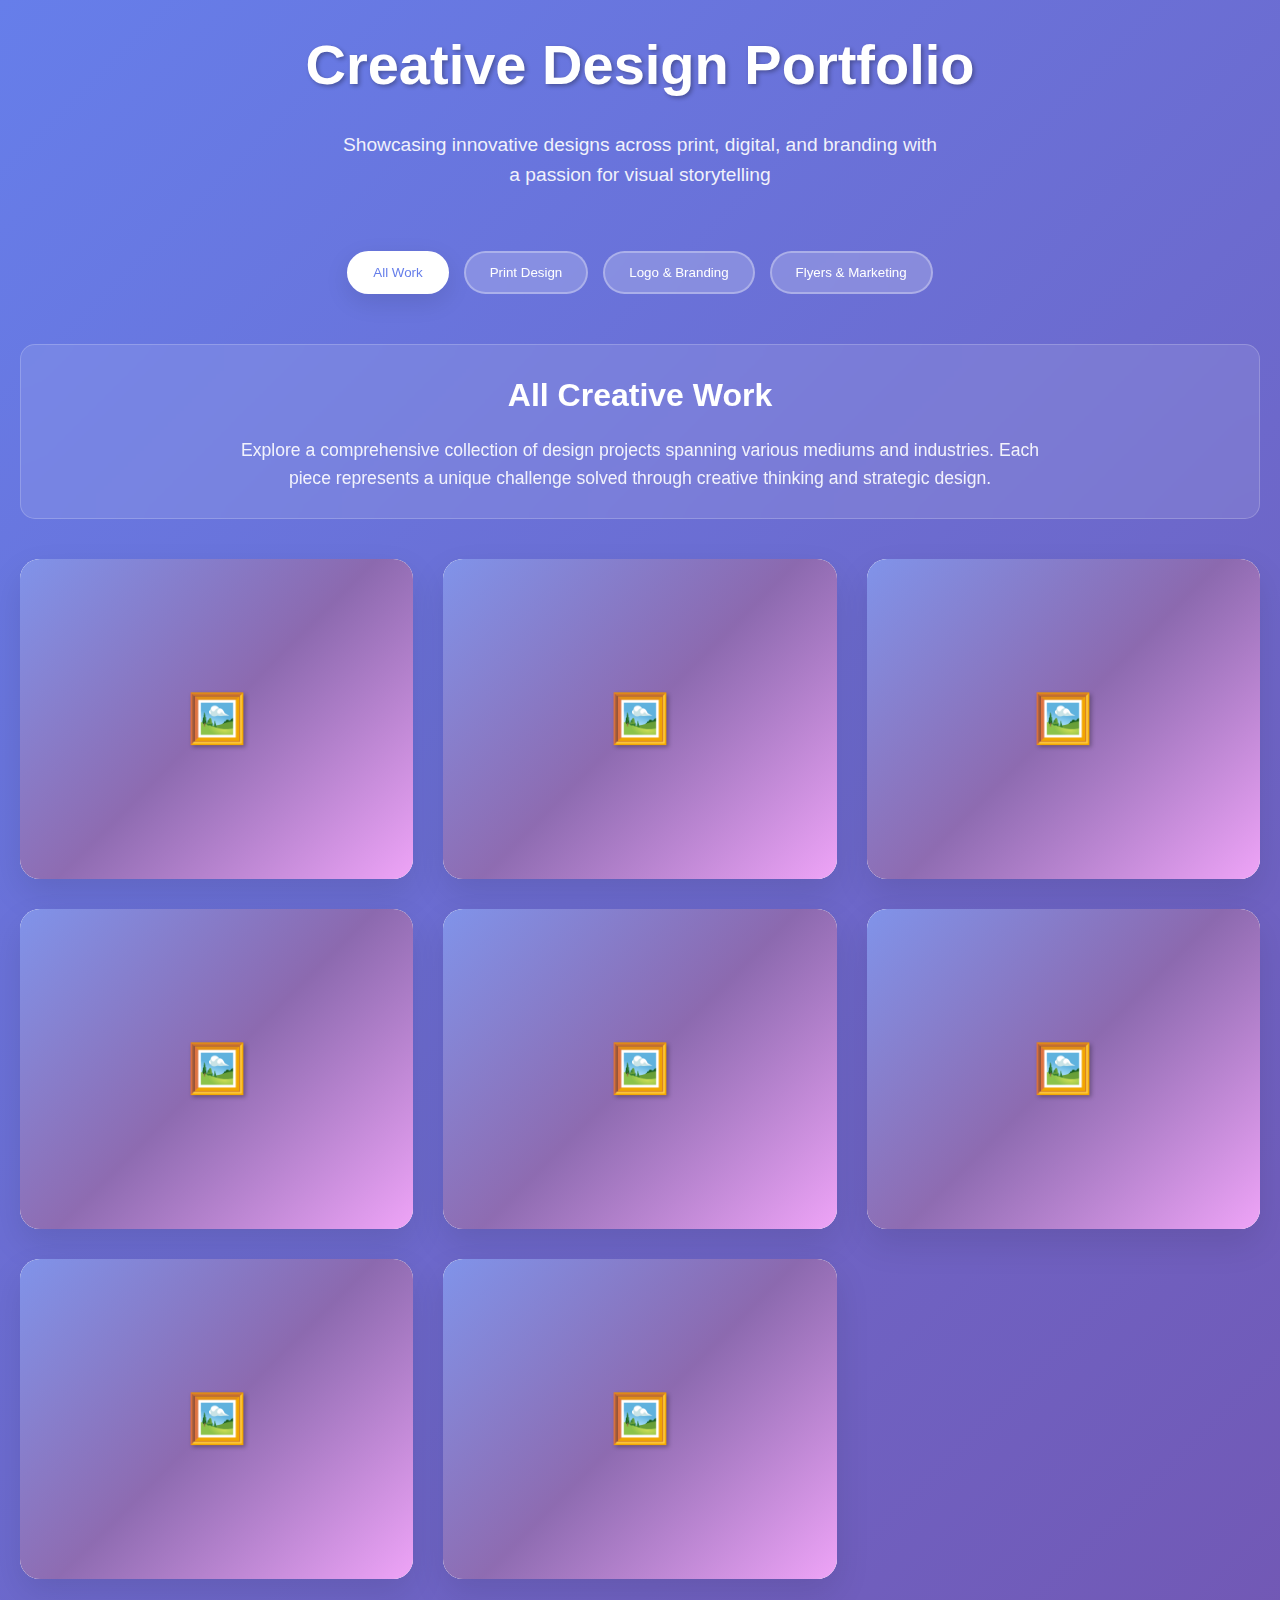
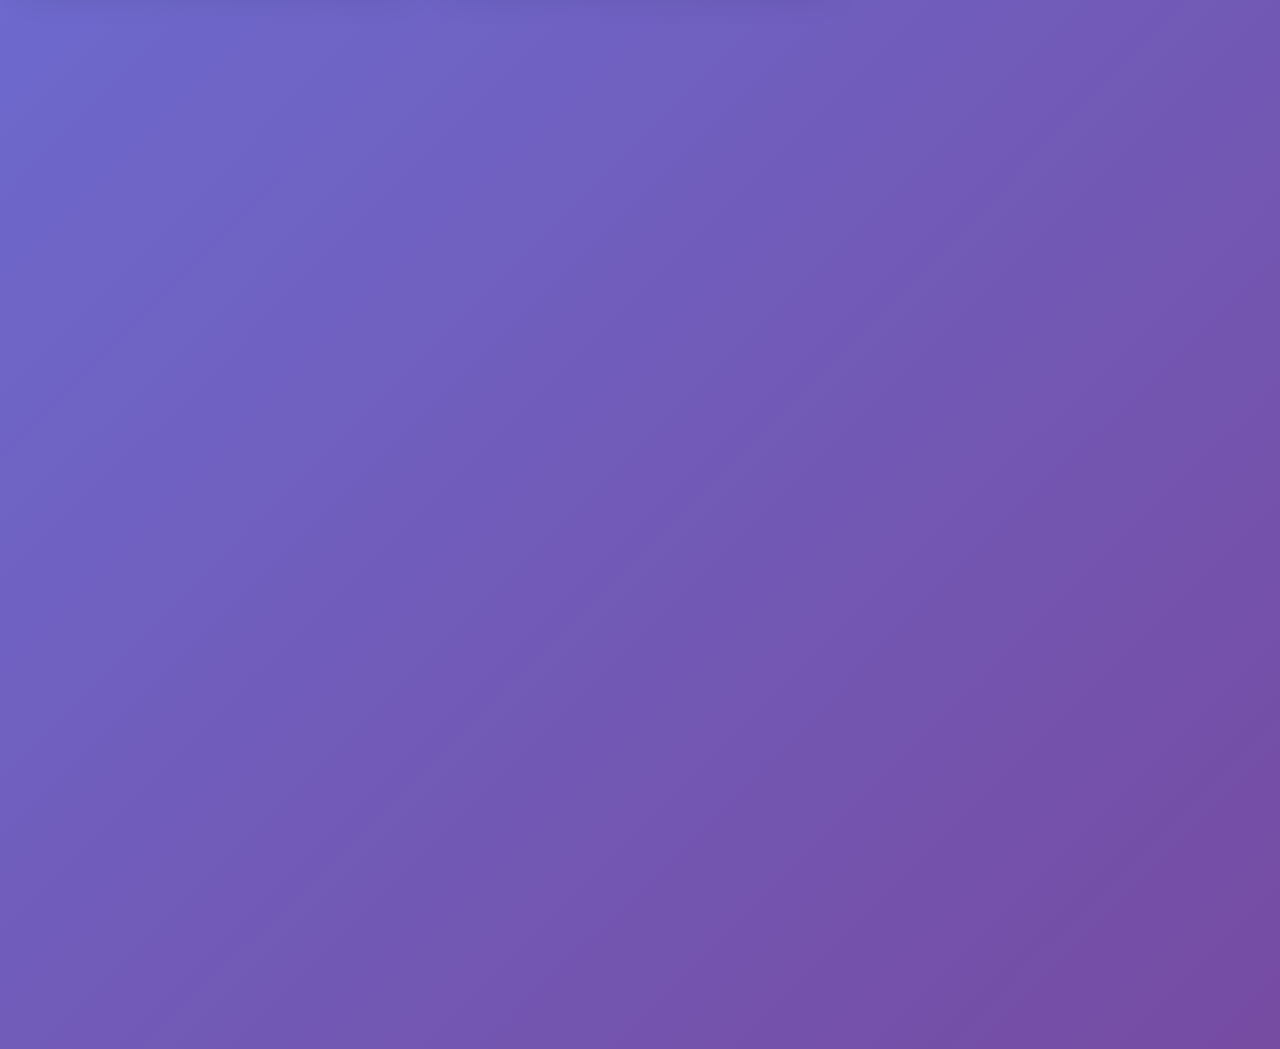
<file: pf1.html>
<!DOCTYPE html>
<html lang="en">
<head>
    <meta charset="UTF-8">
    <meta name="viewport" content="width=device-width, initial-scale=1.0">
    <title>Creative Design Portfolio</title>
    <style>
        * {
            margin: 0;
            padding: 0;
            box-sizing: border-box;
        }

        body {
            font-family: 'Segoe UI', Tahoma, Geneva, Verdana, sans-serif;
            line-height: 1.6;
            color: #333;
            background: linear-gradient(135deg, #667eea 0%, #764ba2 100%);
            min-height: 100vh;
        }

        .container {
            max-width: 1400px;
            margin: 0 auto;
            padding: 20px;
        }

        .header {
            text-align: center;
            margin-bottom: 60px;
            color: white;
        }

        .header h1 {
            font-size: 3.5rem;
            font-weight: 700;
            margin-bottom: 20px;
            text-shadow: 2px 2px 4px rgba(0,0,0,0.3);
            animation: fadeInUp 1s ease;
        }

        .header p {
            font-size: 1.2rem;
            opacity: 0.9;
            max-width: 600px;
            margin: 0 auto;
            animation: fadeInUp 1s ease 0.2s both;
        }

        .filter-container {
            display: flex;
            justify-content: center;
            gap: 15px;
            margin-bottom: 50px;
            flex-wrap: wrap;
            animation: fadeInUp 1s ease 0.4s both;
        }

        .filter-btn {
            background: rgba(255,255,255,0.2);
            color: white;
            border: 2px solid rgba(255,255,255,0.3);
            padding: 12px 24px;
            border-radius: 30px;
            cursor: pointer;
            transition: all 0.3s ease;
            font-weight: 500;
            backdrop-filter: blur(10px);
        }

        .filter-btn:hover {
            background: rgba(255,255,255,0.3);
            border-color: rgba(255,255,255,0.5);
            transform: translateY(-2px);
        }

        .filter-btn.active {
            background: white;
            color: #667eea;
            border-color: white;
            box-shadow: 0 8px 25px rgba(0,0,0,0.1);
        }

        .portfolio-grid {
            display: grid;
            grid-template-columns: repeat(auto-fit, minmax(350px, 1fr));
            gap: 30px;
            animation: fadeInUp 1s ease 0.6s both;
        }

        .portfolio-item {
            background: rgba(255,255,255,0.95);
            border-radius: 20px;
            overflow: hidden;
            box-shadow: 0 15px 35px rgba(0,0,0,0.1);
            transition: all 0.4s ease;
            cursor: pointer;
            backdrop-filter: blur(10px);
        }

        .portfolio-item:hover {
            transform: translateY(-10px);
            box-shadow: 0 25px 50px rgba(0,0,0,0.2);
        }

        .item-image {
            width: 100%;
            height: 320px;
            background: linear-gradient(45deg, #f0f0f0, #e0e0e0);
            position: relative;
            overflow: hidden;
        }

        .item-image::before {
            content: '';
            position: absolute;
            top: 0;
            left: 0;
            right: 0;
            bottom: 0;
            background: linear-gradient(135deg, #667eea 0%, #764ba2 50%, #f093fb 100%);
            opacity: 0.8;
            transition: opacity 0.3s ease;
        }

        .portfolio-item:hover .item-image::before {
            opacity: 0.9;
        }

        .item-image::after {
            content: '🖼️';
            position: absolute;
            top: 50%;
            left: 50%;
            transform: translate(-50%, -50%);
            font-size: 3rem;
            color: white;
            text-shadow: 2px 2px 4px rgba(0,0,0,0.3);
        }

        .item-content {
            display: none;
        }

        .item-title {
            font-size: 1.4rem;
            font-weight: 600;
            margin-bottom: 8px;
            color: #333;
        }

        .item-category {
            color: #667eea;
            font-size: 0.9rem;
            font-weight: 500;
            text-transform: uppercase;
            letter-spacing: 1px;
            margin-bottom: 10px;
        }

        .item-description {
            color: #666;
            font-size: 0.95rem;
            line-height: 1.5;
        }

        .item-tools {
            margin-top: 15px;
            display: flex;
            gap: 8px;
            flex-wrap: wrap;
        }

        .tool-tag {
            background: #f8f9ff;
            color: #667eea;
            padding: 4px 12px;
            border-radius: 15px;
            font-size: 0.8rem;
            font-weight: 500;
        }

        /* Lightbox Styles */
        .lightbox {
            display: none;
            position: fixed;
            top: 0;
            left: 0;
            width: 100%;
            height: 100%;
            background: rgba(0,0,0,0.9);
            z-index: 1000;
            backdrop-filter: blur(5px);
        }

        .lightbox-content {
            position: absolute;
            top: 50%;
            left: 50%;
            transform: translate(-50%, -50%);
            background: white;
            padding: 30px;
            border-radius: 20px;
            max-width: 90%;
            max-height: 90%;
            overflow: auto;
            box-shadow: 0 25px 50px rgba(0,0,0,0.3);
        }

        .lightbox-image {
            width: 100%;
            max-width: 600px;
            height: 400px;
            background: linear-gradient(135deg, #667eea 0%, #764ba2 50%, #f093fb 100%);
            border-radius: 10px;
            margin-bottom: 20px;
            display: flex;
            align-items: center;
            justify-content: center;
            font-size: 4rem;
            color: white;
        }

        .lightbox-close {
            position: absolute;
            top: 15px;
            right: 20px;
            font-size: 2rem;
            color: #999;
            cursor: pointer;
            transition: color 0.3s ease;
        }

        .lightbox-close:hover {
            color: #333;
        }

        .category-intro {
            background: rgba(255,255,255,0.1);
            padding: 25px;
            border-radius: 15px;
            margin-bottom: 40px;
            color: white;
            text-align: center;
            backdrop-filter: blur(10px);
            border: 1px solid rgba(255,255,255,0.2);
        }

        .category-intro h2 {
            font-size: 2rem;
            margin-bottom: 15px;
        }

        .category-intro p {
            font-size: 1.1rem;
            opacity: 0.9;
            max-width: 800px;
            margin: 0 auto;
        }

        /* Animations */
        @keyframes fadeInUp {
            from {
                opacity: 0;
                transform: translateY(30px);
            }
            to {
                opacity: 1;
                transform: translateY(0);
            }
        }

        .portfolio-item {
            animation: fadeInUp 0.6s ease forwards;
            opacity: 0;
        }

        .portfolio-item.show {
            opacity: 1;
        }

        /* Mobile Responsive */
        @media (max-width: 768px) {
            .header h1 {
                font-size: 2.5rem;
            }

            .portfolio-grid {
                grid-template-columns: 1fr;
                gap: 20px;
            }

            .filter-container {
                gap: 10px;
            }

            .filter-btn {
                padding: 10px 20px;
                font-size: 0.9rem;
            }

            .lightbox-content {
                padding: 20px;
                margin: 20px;
            }

            .category-intro h2 {
                font-size: 1.5rem;
            }

            .category-intro p {
                font-size: 1rem;
            }
        }

        @media (max-width: 480px) {
            .container {
                padding: 15px;
            }

            .portfolio-grid {
                grid-template-columns: 1fr;
                gap: 15px;
            }

            .item-image {
                height: 220px;
            }
        }
    </style>
</head>
<body>
    <div class="container">
        <div class="header">
            <h1>Creative Design Portfolio</h1>
            <p>Showcasing innovative designs across print, digital, and branding with a passion for visual storytelling</p>
        </div>

        <div class="filter-container">
            <button class="filter-btn active" data-filter="all">All Work</button>
            <button class="filter-btn" data-filter="print">Print Design</button>
            <button class="filter-btn" data-filter="logo">Logo & Branding</button>
            <button class="filter-btn" data-filter="flyers">Flyers & Marketing</button>
        </div>

        <div class="category-intro" id="category-intro">
            <h2>All Creative Work</h2>
            <p>Explore a comprehensive collection of design projects spanning various mediums and industries. Each piece represents a unique challenge solved through creative thinking and strategic design.</p>
        </div>

        <div class="portfolio-grid" id="portfolio-grid">
            <!-- Print Design Items -->
            <div class="portfolio-item" data-category="print">
                <div class="item-image"></div>
            </div>

            <div class="portfolio-item" data-category="print">
                <div class="item-image"></div>
            </div>

            <div class="portfolio-item" data-category="print">
                <div class="item-image"></div>
            </div>

            <div class="portfolio-item" data-category="print">
                <div class="item-image"></div>
            </div>

            <div class="portfolio-item" data-category="print">
                <div class="item-image"></div>
            </div>

            <div class="portfolio-item" data-category="print">
                <div class="item-image"></div>
            </div>

            <!-- Logo Design Items -->
            <div class="portfolio-item" data-category="logo">
                <div class="item-image"></div>
            </div>

            <div class="portfolio-item" data-category="logo">
                <div class="item-image"></div>
            </div>

            <div class="portfolio-item" data-category="logo">
                <div class="item-image"></div>
            </div>

            <div class="portfolio-item" data-category="logo">
                <div class="item-image"></div>
            </div>

            <div class="portfolio-item" data-category="logo">
                <div class="item-image"></div>
            </div>

            <div class="portfolio-item" data-category="logo">
                <div class="item-image"></div>
            </div>

            <!-- Flyers Design Items -->
            <div class="portfolio-item" data-category="flyers">
                <div class="item-image"></div>
            </div>

            <div class="portfolio-item" data-category="flyers">
                <div class="item-image"></div>
            </div>

            <div class="portfolio-item" data-category="flyers">
                <div class="item-image"></div>
            </div>

            <div class="portfolio-item" data-category="flyers">
                <div class="item-image"></div>
            </div>

            <div class="portfolio-item" data-category="flyers">
                <div class="item-image"></div>
            </div>

            <div class="portfolio-item" data-category="flyers">
                <div class="item-image"></div>
            </div>
        </div>

        <!-- Lightbox -->
        <div class="lightbox" id="lightbox">
            <div class="lightbox-content">
                <span class="lightbox-close" id="lightbox-close">&times;</span>
                <div class="lightbox-image" id="lightbox-image">🖼️</div>
                <div class="item-category" id="lightbox-category">Print Design</div>
                <h3 class="item-title" id="lightbox-title">Project Title</h3>
                <p class="item-description" id="lightbox-description">Project description goes here...</p>
                <div class="item-tools" id="lightbox-tools">
                    <span class="tool-tag">Tool</span>
                </div>
            </div>
        </div>
    </div>

    <script>
        // Portfolio data for category descriptions
        const categoryIntros = {
            all: {
                title: "All Creative Work",
                description: "Explore a comprehensive collection of design projects spanning various mediums and industries. Each piece represents a unique challenge solved through creative thinking and strategic design."
            },
            print: {
                title: "Print Design",
                description: "From brochures to packaging, these print designs combine aesthetic appeal with functional communication. Each project showcases attention to detail and understanding of print production requirements."
            },
            logo: {
                title: "Logo & Branding",
                description: "Building memorable brand identities that resonate with target audiences. These projects demonstrate the power of strategic thinking combined with creative execution in brand development."
            },
            flyers: {
                title: "Flyers & Marketing",
                description: "Impactful marketing materials designed to capture attention and drive action. These projects balance creative flair with clear messaging to achieve marketing objectives."
            }
        };

        // Filter functionality
        const filterBtns = document.querySelectorAll('.filter-btn');
        const portfolioItems = document.querySelectorAll('.portfolio-item');
        const categoryIntro = document.getElementById('category-intro');

        function updateCategoryIntro(category) {
            const intro = categoryIntros[category];
            categoryIntro.innerHTML = `
                <h2>${intro.title}</h2>
                <p>${intro.description}</p>
            `;
        }

        function filterPortfolio(category) {
            portfolioItems.forEach((item, index) => {
                setTimeout(() => {
                    if (category === 'all' || item.dataset.category === category) {
                        item.style.display = 'block';
                        item.classList.add('show');
                    } else {
                        item.style.display = 'none';
                        item.classList.remove('show');
                    }
                }, index * 50); // Staggered animation
            });
        }

        filterBtns.forEach(btn => {
            btn.addEventListener('click', () => {
                // Remove active class from all buttons
                filterBtns.forEach(b => b.classList.remove('active'));
                // Add active class to clicked button
                btn.classList.add('active');
                
                const filter = btn.dataset.filter;
                updateCategoryIntro(filter);
                filterPortfolio(filter);
            });
        });

        // Lightbox functionality
        const lightbox = document.getElementById('lightbox');
        const lightboxClose = document.getElementById('lightbox-close');
        const lightboxImage = document.getElementById('lightbox-image');
        const lightboxCategory = document.getElementById('lightbox-category');
        const lightboxTitle = document.getElementById('lightbox-title');
        const lightboxDescription = document.getElementById('lightbox-description');
        const lightboxTools = document.getElementById('lightbox-tools');

        portfolioItems.forEach(item => {
            item.addEventListener('click', () => {
                // For image-only display, show placeholder content in lightbox
                lightboxCategory.textContent = item.dataset.category.charAt(0).toUpperCase() + item.dataset.category.slice(1) + ' Design';
                lightboxTitle.textContent = 'Design Project';
                lightboxDescription.textContent = 'Click to view full project details and specifications.';
                
                lightboxTools.innerHTML = '<span class="tool-tag">Design</span><span class="tool-tag">Creative</span>';

                lightbox.style.display = 'block';
                document.body.style.overflow = 'hidden';
            });
        });

        lightboxClose.addEventListener('click', closeLightbox);
        lightbox.addEventListener('click', (e) => {
            if (e.target === lightbox) {
                closeLightbox();
            }
        });

        function closeLightbox() {
            lightbox.style.display = 'none';
            document.body.style.overflow = 'auto';
        }

        // Close lightbox on Escape key
        document.addEventListener('keydown', (e) => {
            if (e.key === 'Escape') {
                closeLightbox();
            }
        });

        // Initial animation
        portfolioItems.forEach((item, index) => {
            setTimeout(() => {
                item.classList.add('show');
            }, index * 100);
        });
    </script>
</body>
</html>
</file>
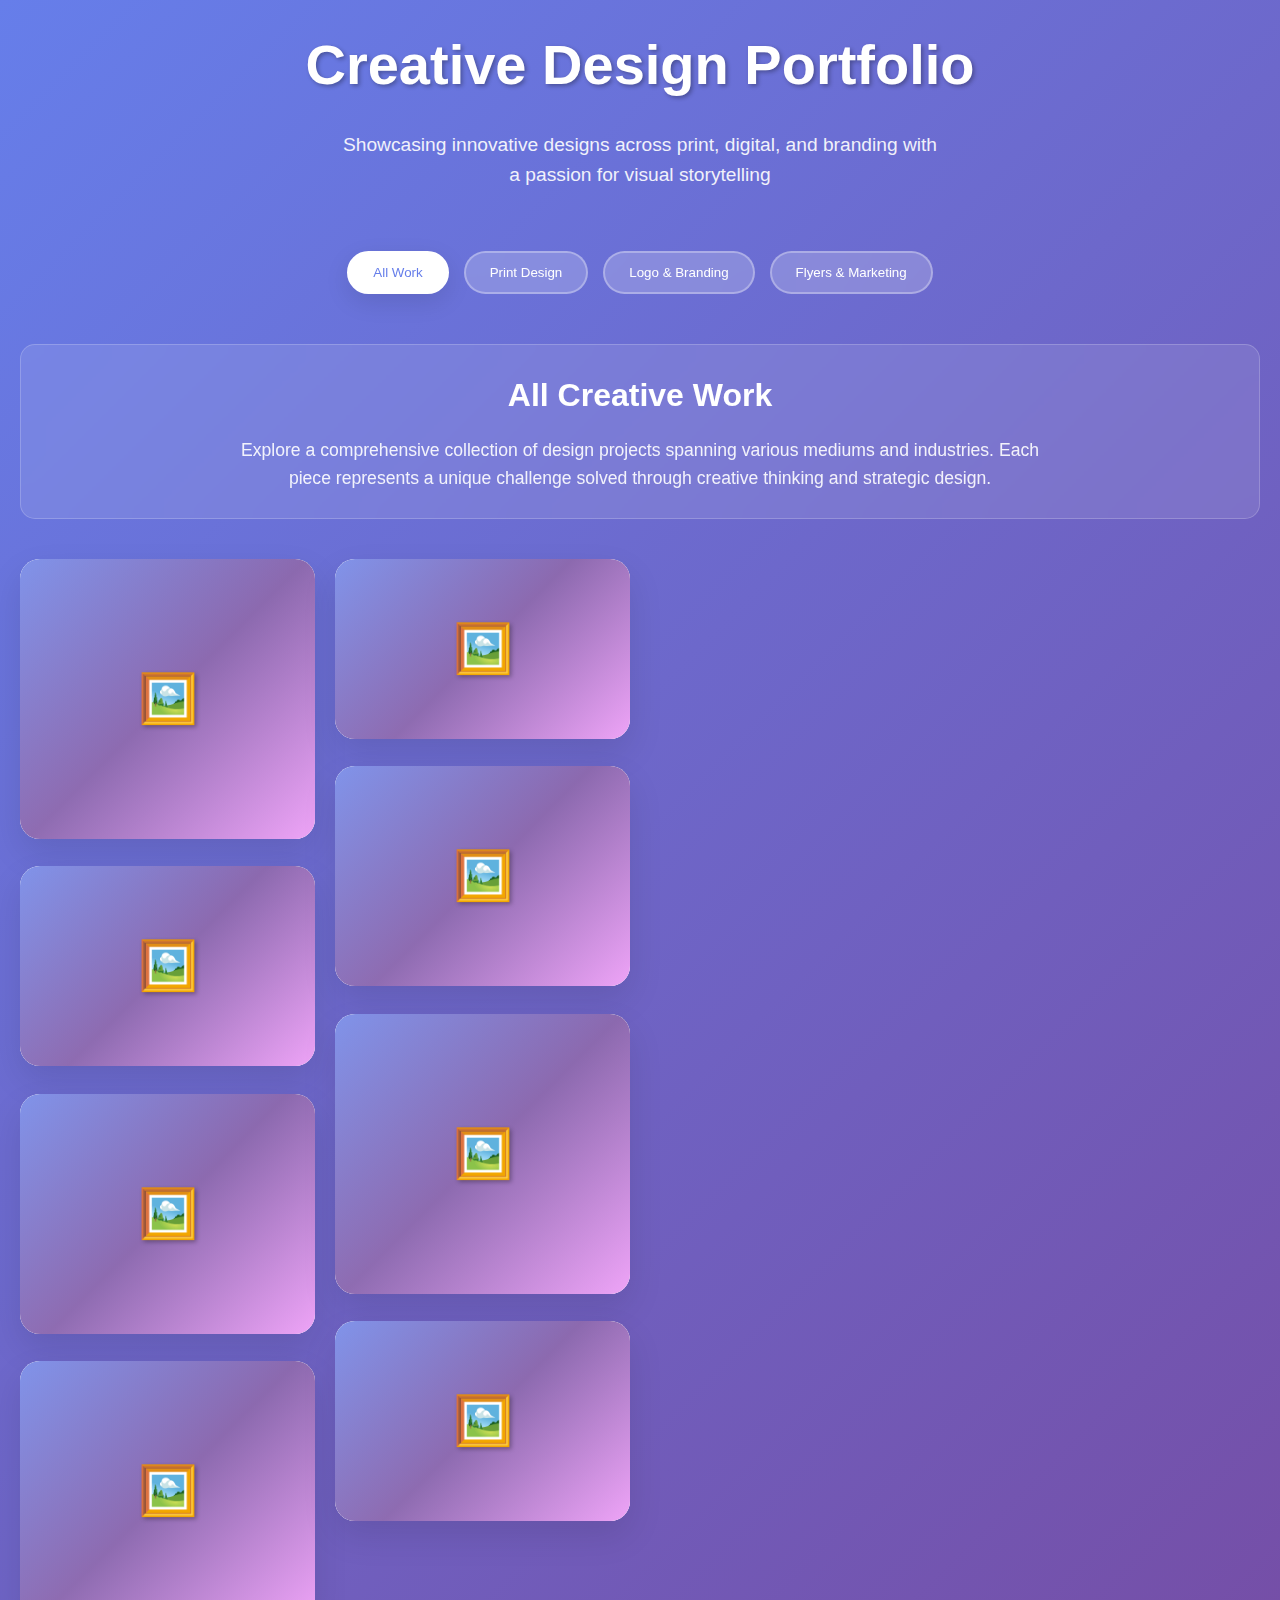
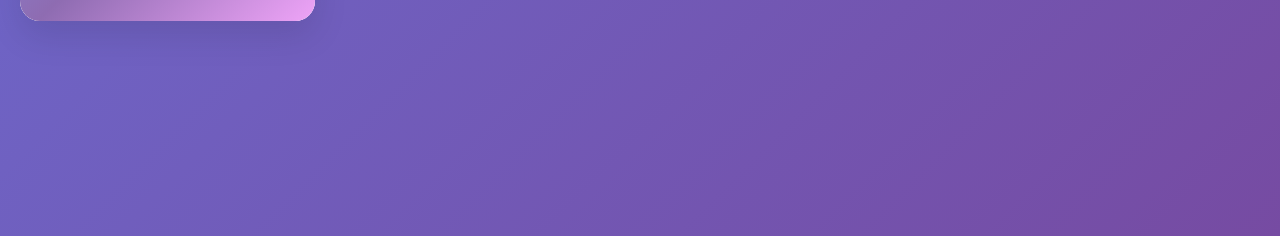
<file: pf2.html>
<!DOCTYPE html>
<html lang="en">
<head>
    <meta charset="UTF-8">
    <meta name="viewport" content="width=device-width, initial-scale=1.0">
    <title>Creative Design Portfolio</title>
    <style>
        * {
            margin: 0;
            padding: 0;
            box-sizing: border-box;
        }

        body {
            font-family: 'Segoe UI', Tahoma, Geneva, Verdana, sans-serif;
            line-height: 1.6;
            color: #333;
            background: linear-gradient(135deg, #667eea 0%, #764ba2 100%);
            min-height: 100vh;
        }

        .container {
            max-width: 1400px;
            margin: 0 auto;
            padding: 20px;
        }

        .header {
            text-align: center;
            margin-bottom: 60px;
            color: white;
        }

        .header h1 {
            font-size: 3.5rem;
            font-weight: 700;
            margin-bottom: 20px;
            text-shadow: 2px 2px 4px rgba(0,0,0,0.3);
            animation: fadeInUp 1s ease;
        }

        .header p {
            font-size: 1.2rem;
            opacity: 0.9;
            max-width: 600px;
            margin: 0 auto;
            animation: fadeInUp 1s ease 0.2s both;
        }

        .filter-container {
            display: flex;
            justify-content: center;
            gap: 15px;
            margin-bottom: 50px;
            flex-wrap: wrap;
            animation: fadeInUp 1s ease 0.4s both;
        }

        .filter-btn {
            background: rgba(255,255,255,0.2);
            color: white;
            border: 2px solid rgba(255,255,255,0.3);
            padding: 12px 24px;
            border-radius: 30px;
            cursor: pointer;
            transition: all 0.3s ease;
            font-weight: 500;
            backdrop-filter: blur(10px);
        }

        .filter-btn:hover {
            background: rgba(255,255,255,0.3);
            border-color: rgba(255,255,255,0.5);
            transform: translateY(-2px);
        }

        .filter-btn.active {
            background: white;
            color: #667eea;
            border-color: white;
            box-shadow: 0 8px 25px rgba(0,0,0,0.1);
        }

        .portfolio-grid {
            column-count: 4;
            column-gap: 20px;
            animation: fadeInUp 1s ease 0.6s both;
        }

        .portfolio-item {
            display: inline-block;
            width: 100%;
            margin-bottom: 20px;
            break-inside: avoid;
            background: rgba(255,255,255,0.95);
            border-radius: 20px;
            overflow: hidden;
            box-shadow: 0 15px 35px rgba(0,0,0,0.1);
            transition: all 0.4s ease;
            cursor: pointer;
            backdrop-filter: blur(10px);
        }

        .portfolio-item:nth-child(6n+1) .item-image {
            height: 280px;
        }

        .portfolio-item:nth-child(6n+2) .item-image {
            height: 200px;
        }

        .portfolio-item:nth-child(6n+3) .item-image {
            height: 240px;
        }

        .portfolio-item:nth-child(6n+4) .item-image {
            height: 260px;
        }

        .portfolio-item:nth-child(6n+5) .item-image {
            height: 180px;
        }

        .portfolio-item:nth-child(6n) .item-image {
            height: 220px;
        }

        .portfolio-item:hover {
            transform: translateY(-10px);
            box-shadow: 0 25px 50px rgba(0,0,0,0.2);
        }

        .item-image {
            width: 100%;
            height: 220px;
            background: linear-gradient(45deg, #f0f0f0, #e0e0e0);
            position: relative;
            overflow: hidden;
        }

        .item-image::before {
            content: '';
            position: absolute;
            top: 0;
            left: 0;
            right: 0;
            bottom: 0;
            background: linear-gradient(135deg, #667eea 0%, #764ba2 50%, #f093fb 100%);
            opacity: 0.8;
            transition: opacity 0.3s ease;
        }

        .portfolio-item:hover .item-image::before {
            opacity: 0.9;
        }

        .item-image::after {
            content: '🖼️';
            position: absolute;
            top: 50%;
            left: 50%;
            transform: translate(-50%, -50%);
            font-size: 3rem;
            color: white;
            text-shadow: 2px 2px 4px rgba(0,0,0,0.3);
        }

        .item-content {
            display: none;
        }

        .item-title {
            font-size: 1.4rem;
            font-weight: 600;
            margin-bottom: 8px;
            color: #333;
        }

        .item-category {
            color: #667eea;
            font-size: 0.9rem;
            font-weight: 500;
            text-transform: uppercase;
            letter-spacing: 1px;
            margin-bottom: 10px;
        }

        .item-description {
            color: #666;
            font-size: 0.95rem;
            line-height: 1.5;
        }

        .item-tools {
            margin-top: 15px;
            display: flex;
            gap: 8px;
            flex-wrap: wrap;
        }

        .tool-tag {
            background: #f8f9ff;
            color: #667eea;
            padding: 4px 12px;
            border-radius: 15px;
            font-size: 0.8rem;
            font-weight: 500;
        }

        /* Lightbox Styles */
        .lightbox {
            display: none;
            position: fixed;
            top: 0;
            left: 0;
            width: 100%;
            height: 100%;
            background: rgba(0,0,0,0.9);
            z-index: 1000;
            backdrop-filter: blur(5px);
        }

        .lightbox-content {
            position: absolute;
            top: 50%;
            left: 50%;
            transform: translate(-50%, -50%);
            background: white;
            padding: 30px;
            border-radius: 20px;
            max-width: 90%;
            max-height: 90%;
            overflow: auto;
            box-shadow: 0 25px 50px rgba(0,0,0,0.3);
        }

        .lightbox-image {
            width: 100%;
            max-width: 600px;
            height: 400px;
            background: linear-gradient(135deg, #667eea 0%, #764ba2 50%, #f093fb 100%);
            border-radius: 10px;
            margin-bottom: 20px;
            display: flex;
            align-items: center;
            justify-content: center;
            font-size: 4rem;
            color: white;
        }

        .lightbox-close {
            position: absolute;
            top: 15px;
            right: 20px;
            font-size: 2rem;
            color: #999;
            cursor: pointer;
            transition: color 0.3s ease;
        }

        .lightbox-close:hover {
            color: #333;
        }

        .category-intro {
            background: rgba(255,255,255,0.1);
            padding: 25px;
            border-radius: 15px;
            margin-bottom: 40px;
            color: white;
            text-align: center;
            backdrop-filter: blur(10px);
            border: 1px solid rgba(255,255,255,0.2);
        }

        .category-intro h2 {
            font-size: 2rem;
            margin-bottom: 15px;
        }

        .category-intro p {
            font-size: 1.1rem;
            opacity: 0.9;
            max-width: 800px;
            margin: 0 auto;
        }

        /* Animations */
        @keyframes fadeInUp {
            from {
                opacity: 0;
                transform: translateY(30px);
            }
            to {
                opacity: 1;
                transform: translateY(0);
            }
        }

        .portfolio-item {
            animation: fadeInUp 0.6s ease forwards;
            opacity: 0;
        }

        .portfolio-item.show {
            opacity: 1;
        }

        /* Mobile Responsive */
        @media (max-width: 1200px) {
            .portfolio-grid {
                column-count: 3;
            }
        }

        @media (max-width: 768px) {
            .header h1 {
                font-size: 2.5rem;
            }

            .portfolio-grid {
                column-count: 2;
                column-gap: 15px;
            }

            .portfolio-item {
                margin-bottom: 15px;
            }

            .filter-container {
                gap: 10px;
            }

            .filter-btn {
                padding: 10px 20px;
                font-size: 0.9rem;
            }

            .lightbox-content {
                padding: 20px;
                margin: 20px;
            }

            .category-intro h2 {
                font-size: 1.5rem;
            }

            .category-intro p {
                font-size: 1rem;
            }
        }

        @media (max-width: 480px) {
            .container {
                padding: 15px;
            }

            .portfolio-grid {
                column-count: 1;
                column-gap: 0;
            }

            .portfolio-item {
                margin-bottom: 15px;
            }

            .item-image {
                height: 220px;
            }
        }
    </style>
</head>
<body>
    <div class="container">
        <div class="header">
            <h1>Creative Design Portfolio</h1>
            <p>Showcasing innovative designs across print, digital, and branding with a passion for visual storytelling</p>
        </div>

        <div class="filter-container">
            <button class="filter-btn active" data-filter="all">All Work</button>
            <button class="filter-btn" data-filter="print">Print Design</button>
            <button class="filter-btn" data-filter="logo">Logo & Branding</button>
            <button class="filter-btn" data-filter="flyers">Flyers & Marketing</button>
        </div>

        <div class="category-intro" id="category-intro">
            <h2>All Creative Work</h2>
            <p>Explore a comprehensive collection of design projects spanning various mediums and industries. Each piece represents a unique challenge solved through creative thinking and strategic design.</p>
        </div>

        <div class="portfolio-grid" id="portfolio-grid">
            <!-- Print Design Items -->
            <div class="portfolio-item" data-category="print">
                <div class="item-image"></div>
            </div>

            <div class="portfolio-item" data-category="print">
                <div class="item-image"></div>
            </div>

            <div class="portfolio-item" data-category="print">
                <div class="item-image"></div>
            </div>

            <div class="portfolio-item" data-category="print">
                <div class="item-image"></div>
            </div>

            <div class="portfolio-item" data-category="print">
                <div class="item-image"></div>
            </div>

            <div class="portfolio-item" data-category="print">
                <div class="item-image"></div>
            </div>

            <!-- Logo Design Items -->
            <div class="portfolio-item" data-category="logo">
                <div class="item-image"></div>
            </div>

            <div class="portfolio-item" data-category="logo">
                <div class="item-image"></div>
            </div>

            <div class="portfolio-item" data-category="logo">
                <div class="item-image"></div>
            </div>

            <div class="portfolio-item" data-category="logo">
                <div class="item-image"></div>
            </div>

            <div class="portfolio-item" data-category="logo">
                <div class="item-image"></div>
            </div>

            <div class="portfolio-item" data-category="logo">
                <div class="item-image"></div>
            </div>

            <!-- Flyers Design Items -->
            <div class="portfolio-item" data-category="flyers">
                <div class="item-image"></div>
            </div>

            <div class="portfolio-item" data-category="flyers">
                <div class="item-image"></div>
            </div>

            <div class="portfolio-item" data-category="flyers">
                <div class="item-image"></div>
            </div>

            <div class="portfolio-item" data-category="flyers">
                <div class="item-image"></div>
            </div>

            <div class="portfolio-item" data-category="flyers">
                <div class="item-image"></div>
            </div>

            <div class="portfolio-item" data-category="flyers">
                <div class="item-image"></div>
            </div>
        </div>

        <!-- Lightbox -->
        <div class="lightbox" id="lightbox">
            <div class="lightbox-content">
                <span class="lightbox-close" id="lightbox-close">&times;</span>
                <div class="lightbox-image" id="lightbox-image">🖼️</div>
                <div class="item-category" id="lightbox-category">Print Design</div>
                <h3 class="item-title" id="lightbox-title">Project Title</h3>
                <p class="item-description" id="lightbox-description">Project description goes here...</p>
                <div class="item-tools" id="lightbox-tools">
                    <span class="tool-tag">Tool</span>
                </div>
            </div>
        </div>
    </div>

    <script>
        // Portfolio data for category descriptions
        const categoryIntros = {
            all: {
                title: "All Creative Work",
                description: "Explore a comprehensive collection of design projects spanning various mediums and industries. Each piece represents a unique challenge solved through creative thinking and strategic design."
            },
            print: {
                title: "Print Design",
                description: "From brochures to packaging, these print designs combine aesthetic appeal with functional communication. Each project showcases attention to detail and understanding of print production requirements."
            },
            logo: {
                title: "Logo & Branding",
                description: "Building memorable brand identities that resonate with target audiences. These projects demonstrate the power of strategic thinking combined with creative execution in brand development."
            },
            flyers: {
                title: "Flyers & Marketing",
                description: "Impactful marketing materials designed to capture attention and drive action. These projects balance creative flair with clear messaging to achieve marketing objectives."
            }
        };

        // Filter functionality
        const filterBtns = document.querySelectorAll('.filter-btn');
        const portfolioItems = document.querySelectorAll('.portfolio-item');
        const categoryIntro = document.getElementById('category-intro');

        function updateCategoryIntro(category) {
            const intro = categoryIntros[category];
            categoryIntro.innerHTML = `
                <h2>${intro.title}</h2>
                <p>${intro.description}</p>
            `;
        }

        function filterPortfolio(category) {
            portfolioItems.forEach((item, index) => {
                setTimeout(() => {
                    if (category === 'all' || item.dataset.category === category) {
                        item.style.display = 'block';
                        item.classList.add('show');
                    } else {
                        item.style.display = 'none';
                        item.classList.remove('show');
                    }
                }, index * 50); // Staggered animation
            });
        }

        filterBtns.forEach(btn => {
            btn.addEventListener('click', () => {
                // Remove active class from all buttons
                filterBtns.forEach(b => b.classList.remove('active'));
                // Add active class to clicked button
                btn.classList.add('active');
                
                const filter = btn.dataset.filter;
                updateCategoryIntro(filter);
                filterPortfolio(filter);
            });
        });

        // Lightbox functionality
        const lightbox = document.getElementById('lightbox');
        const lightboxClose = document.getElementById('lightbox-close');
        const lightboxImage = document.getElementById('lightbox-image');
        const lightboxCategory = document.getElementById('lightbox-category');
        const lightboxTitle = document.getElementById('lightbox-title');
        const lightboxDescription = document.getElementById('lightbox-description');
        const lightboxTools = document.getElementById('lightbox-tools');

        portfolioItems.forEach(item => {
            item.addEventListener('click', () => {
                // For image-only display, show placeholder content in lightbox
                lightboxCategory.textContent = item.dataset.category.charAt(0).toUpperCase() + item.dataset.category.slice(1) + ' Design';
                lightboxTitle.textContent = 'Design Project';
                lightboxDescription.textContent = 'Click to view full project details and specifications.';
                
                lightboxTools.innerHTML = '<span class="tool-tag">Design</span><span class="tool-tag">Creative</span>';

                lightbox.style.display = 'block';
                document.body.style.overflow = 'hidden';
            });
        });

        lightboxClose.addEventListener('click', closeLightbox);
        lightbox.addEventListener('click', (e) => {
            if (e.target === lightbox) {
                closeLightbox();
            }
        });

        function closeLightbox() {
            lightbox.style.display = 'none';
            document.body.style.overflow = 'auto';
        }

        // Close lightbox on Escape key
        document.addEventListener('keydown', (e) => {
            if (e.key === 'Escape') {
                closeLightbox();
            }
        });

        // Initial animation
        portfolioItems.forEach((item, index) => {
            setTimeout(() => {
                item.classList.add('show');
            }, index * 100);
        });
    </script>
</body>
</html>
</file>
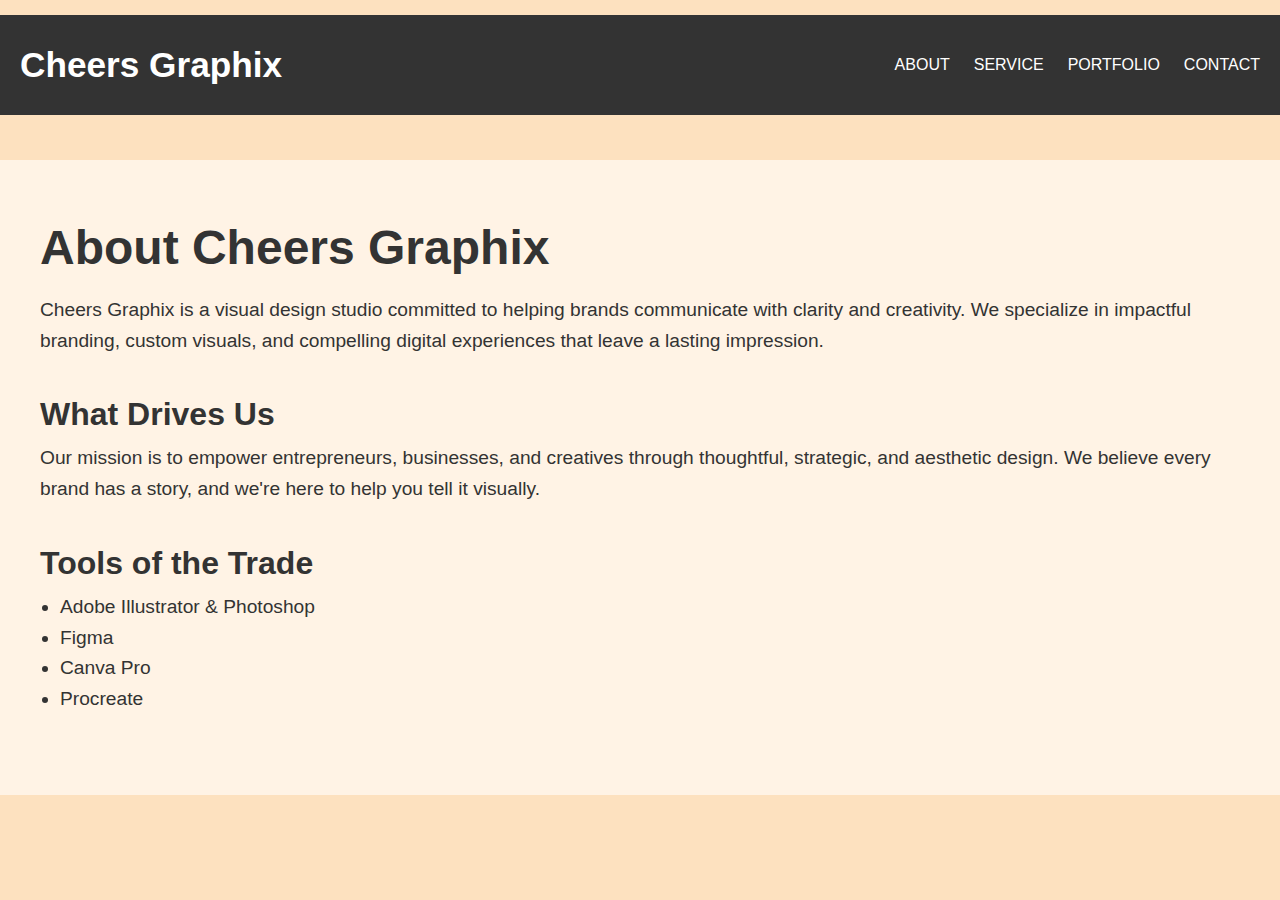
<file: pages/aboutpage.html>
<!DOCTYPE html>
<html>
  <head>
    <title>
      CHEERS GRAPHIX
    </title>
    <link rel="stylesheet" href="/styles/index.css">
    <link rel="stylesheet" href="/styles/aboutpage.css">

  </head>

  <body>
    <header class= "header">
      <div class="brand-name">Cheers Graphix</div>
      <div class="info">
        <nav class="info-links">
          <a href="/pages/aboutpage.html">ABOUT</a>
          <a href="/pages/servicepages.html">SERVICE</a>
          <a href="/pages/portfoliopage.html">PORTFOLIO</a>
          <a href="/pages/contactpage.html">CONTACT</a>
        </nav>  
      </div>
    </header>

    <main class="about-wrapper">
      <!-- Info Section -->
      <section class="about-info">
        <h1>About Cheers Graphix</h1>
        <p>
          Cheers Graphix is a visual design studio committed to helping brands communicate with clarity and creativity.
          We specialize in impactful branding, custom visuals, and compelling digital experiences that leave a lasting impression.
        </p>
  
        <h2>What Drives Us</h2>
        <p>
          Our mission is to empower entrepreneurs, businesses, and creatives through thoughtful, strategic, and aesthetic design.
          We believe every brand has a story, and we're here to help you tell it visually.
        </p>
  
        <h2>Tools of the Trade</h2>
        <ul>
          <li>Adobe Illustrator & Photoshop</li>
          <li>Figma</li>
          <li>Canva Pro</li>
          <li>Procreate</li>
        </ul>
      </section>
  </body>
</html>
</file>
<file: style/style.css>
/* COLOUR TOKENS*/
:root {
  --blue: #115ac8;
  --deep: #0a3475;
  --cyan: #3d8ef7;
  --gold: #f5a623;
  --red:  #c0392b;
  --green:#27ae60;
  --bg:   #080c14;
  --bg2:  #0d1220;
  --card: #0f172a;
  --card2:#1a2540;
  --border: rgba(255,255,255,.07);
  --text:  #f0f4ff;
  --text2: #8fa3c8;
  --text3: #4a6080;
  --nav-bg: rgba(8,12,20,.9);
  --inp:  #1a2540;
}
[data-theme="light"] {
  --bg:   #f4f7ff;
  --bg2:  #eaeffc;
  --card: #fff;
  --card2:#e4ecfa;
  --border: rgba(17,90,200,.1);
  --text:  #07111f;
  --text2: #2e4a78;
  --text3: #7a96bf;
  --nav-bg: rgba(244,247,255,.96);
  --inp:  #eaeffc;
}

/* RESET & BASE */
*, *::before, *::after { margin:0; padding:0; box-sizing:border-box; }
html { scroll-behavior:smooth; overflow-x:hidden; }
body {
  font-family: 'Epilogue', sans-serif;
  background: var(--bg);
  color: var(--text);
  line-height: 1.65;
  transition: background .4s, color .4s;
  overflow-x: hidden;
}
img  { display:block; max-width:100%; height:auto; }
a    { text-decoration:none; color:inherit; }
ul   { list-style:none; }
button { cursor:pointer; font-family:inherit; border:none; outline:none; }

/* FEATURE 9 — SPLASH SCREEN*/
#splashScreen {
  position: fixed;
  inset: 0;
  z-index: 99999;
  background: var(--bg);
  display: flex;
  flex-direction: column;
  align-items: center;
  justify-content: center;
  gap: 1.5rem;
  transition: opacity .6s ease, visibility .6s ease;
}
#splashScreen.hidden {
  opacity: 0;
  visibility: hidden;
  pointer-events: none;
}
.splash-logo-box {
  width: 250px;
  height: 120px;
  border-radius: 0;
  background: transparent;
  border: none;
  display: flex;
  align-items: center;
  justify-content: center;
  box-shadow: none;
  animation: splashPopIn .7s cubic-bezier(.68,-.55,.265,1.55) .2s both;
}
.splash-loading-bar {
  width: 180px;
  height: 3px;
  background: var(--card2);
  border-radius: 3px;
  overflow: hidden;
  animation: splashFadeIn .5s ease .6s both;
}
.splash-loading-fill {
  height: 100%;
  width: 0%;
  border-radius: 3px;
  background: linear-gradient(90deg, var(--gold), var(--blue), var(--green));
  animation: splashBarGrow 1.4s ease .8s forwards;
}
.splash-logo-box img{
  width: 100%;
  height: 100%;
  object-fit: contain;
  border-radius: 0;
}
.splash-studio-name {
  font-size: .8rem;
  font-weight: 700;
  letter-spacing: .15em;
  text-transform: uppercase;
  color: var(--text3);
  animation: splashFadeIn .5s ease .6s both;
}
@keyframes splashPopIn  { from { opacity:0; transform:scale(0) rotate(-15deg); } to { opacity:1; transform:scale(1) rotate(0); } }
@keyframes splashFadeIn { from { opacity:0; } to { opacity:1; } }
@keyframes splashBarGrow{ from { width:0%; } to { width:100%; } }

/* SCROLL PROGRESS BAR*/
#scrollProgressBar {
  position: fixed;
  top: 0; left: 0;
  z-index: 9999;
  height: 3px;
  width: 0%;
  background: linear-gradient(90deg, var(--gold), var(--blue), var(--green));
  border-radius: 0 2px 2px 0;
  transition: width .1s linear;
}

/* KENTE TOP BAR*/
.kente-top {
  position: fixed;
  top: 0; left: 0; right: 0;
  z-index: 10000;
  height: 4px;
  background: repeating-linear-gradient(
    90deg,
    var(--gold)  0,      var(--gold)  14px,
    var(--red)   14px,   var(--red)   28px,
    var(--green) 28px,   var(--green) 42px,
    var(--blue)  42px,   var(--blue)  56px,
    var(--gold)  56px
  );
}

/* NAVIGATION */
.nav {
  position: fixed;
  top: 4px; left: 0; right: 0;
  z-index: 1000;
  background: var(--nav-bg);
  backdrop-filter: blur(24px) saturate(1.8);
  border-bottom: 1px solid var(--border);
  transition: background .4s, box-shadow .3s;
}
.nav.scrolled { box-shadow: 0 4px 30px rgba(0,0,0,.2); }
.nav-inner {
  max-width: 1280px;
  margin: 0 auto;
  display: flex;
  align-items: center;
  justify-content: space-between;
  padding: 0 2rem;
  height: 68px;
}
.nav-logo { display:flex; align-items:center; transition:transform .2s; }
.nav-logo:hover { transform: scale(1.08); }
.logo-mark {
  width: 120px; height: 44px;
  border-radius: 0;
  border: none;
  background: transparent;
  display: flex; align-items: center; justify-content: center;
  position: relative; overflow: visible;
  box-shadow: none;
}

.logo-mark img{object-fit: contain;width: 100%;height: 100%;border-radius: 0;}
.nav-links {
  display: flex;
  align-items: center;
  gap: 2.5rem;
  margin-left: auto;
  margin-right: 3rem;
}
.nav-links a {
  font-size: .875rem; font-weight: 600;
  letter-spacing: .03em; color: var(--text2);
  position: relative; padding: .25rem 0;
  transition: color .2s;
}
.nav-links a::after {
  content: '';
  position: absolute; bottom: 0; left: 0;
  width: 0; height: 2px;
  background: var(--blue);
  border-radius: 2px;
  transition: width .3s;
}
.nav-links a:hover,
.nav-links a.active          { color: var(--text); }
.nav-links a:hover::after,
.nav-links a.active::after   { width: 100%; }

.nav-actions { display:flex; align-items:center; gap:1rem; }
.theme-toggle {
  width: 48px; height: 26px;
  background: var(--card2);
  border: 1px solid var(--border);
  border-radius: 13px;
  position: relative; flex-shrink: 0;
  transition: background .3s;
}
.toggle-thumb {
  position: absolute; top: 3px; left: 3px;
  width: 18px; height: 18px;
  border-radius: 50%;
  background: linear-gradient(135deg, var(--blue), var(--cyan));
  transition: transform .3s cubic-bezier(.4,0,.2,1);
  display: flex; align-items: center; justify-content: center;
  font-size: .6rem;
}
[data-theme="light"] .toggle-thumb { transform: translateX(22px); }
.nav-cta {
  background: linear-gradient(135deg, var(--blue), var(--deep));
  color: #fff;
  padding: .6rem 1.4rem;
  border-radius: 50px;
  font-size: .875rem; font-weight: 700;
  box-shadow: 0 4px 16px rgba(17,90,200,.35);
  transition: all .25s; white-space: nowrap;
}
.nav-cta:hover { transform: translateY(-2px); box-shadow: 0 8px 24px rgba(17,90,200,.5); }

.hamburger { display:none; flex-direction:column; gap:5px; background:none; padding:6px; }
.hamburger span { width:22px; height:2px; background:var(--text); border-radius:2px; transition:all .3s; display:block; }
.hamburger.open span:nth-child(1) { transform: rotate(45deg) translate(5px,5px); }
.hamburger.open span:nth-child(2) { opacity: 0; }
.hamburger.open span:nth-child(3) { transform: rotate(-45deg) translate(4px,-4px); }
.mobile-nav {
  display: none; flex-direction: column;
  background: var(--nav-bg);
  border-top: 1px solid var(--border);
  padding: 1rem 2rem 1.5rem;
}
.mobile-nav.open { display: flex; }
.mobile-nav a {
  padding: .75rem 0;
  border-bottom: 1px solid var(--border);
  font-weight: 600; color: var(--text2);
  transition: color .2s;
}
.mobile-nav a:last-child { border: none; }
.mobile-nav a:hover { color: var(--text); }

/* HERO */
.hero {
  min-height: 100vh;
  display: flex; flex-direction: column;
  justify-content: center; align-items: center;
  text-align: center;
  padding: 5rem 2rem 0;          
  position: relative;
  overflow: visible;
  background: var(--bg);
}
.hero-bg { position:absolute; inset:0; z-index:0; overflow:hidden; }
.blob {
  position: absolute; border-radius: 50%;
  filter: blur(90px);
  animation: blobFloat 20s ease-in-out infinite;
}
.b1 { width:650px; height:650px; background:radial-gradient(circle,var(--blue),transparent 70%); top:-200px; right:-100px; opacity:.22; }
.b2 { width:450px; height:450px; background:radial-gradient(circle,var(--gold),transparent 70%); bottom:-100px; left:-100px; opacity:.12; animation-delay:-7s; }
.b3 { width:320px; height:320px; background:radial-gradient(circle,var(--cyan),transparent 70%); top:35%; left:8%; opacity:.1; animation-delay:-13s; }
.h-pattern {
  position: absolute; inset: 0;
  background-image:
    linear-gradient(45deg,  rgba(245,166,35,.025) 25%, transparent 25%),
    linear-gradient(-45deg, rgba(245,166,35,.025) 25%, transparent 25%),
    linear-gradient(45deg,  transparent 75%, rgba(17,90,200,.025) 75%),
    linear-gradient(-45deg, transparent 75%, rgba(17,90,200,.025) 75%);
  background-size: 48px 48px;
}
@keyframes blobFloat {
  0%,100% { transform: translate(0,0) scale(1); }
  33%      { transform: translate(40px,-30px) scale(1.07); }
  66%      { transform: translate(-30px,40px) scale(.94); }
}
.hero-content {
  position: relative; z-index: 1;
  max-width: 920px; width: 100%;
  padding-bottom: 3rem;
}
.hero h1 {
  font-family: 'Playfair Display', serif;
  font-size: clamp(2.8rem,7vw,6.5rem);
  font-weight: 900; line-height: 1.06;
  letter-spacing: -.04em;
  margin-bottom: 1.25rem;
  animation: fadeUp .8s ease .1s both;
}
.hero h1 em {
  font-style: italic;
  background: linear-gradient(135deg, var(--blue) 0%, var(--cyan) 40%, var(--gold) 100%);
  -webkit-background-clip: text;
  -webkit-text-fill-color: transparent;
  background-clip: text;
}
.typed-cursor {
  display: inline-block;
  width: 3px; height: .85em;
  background: var(--blue);
  margin-left: 2px;
  animation: cursorBlink .8s step-end infinite;
  vertical-align: middle;
  border-radius: 2px;
}
@keyframes cursorBlink { 0%,100% { opacity:1; } 50% { opacity:0; } }

.hero-sub {
  font-size: clamp(.95rem,2vw,1.2rem);
  color: var(--text2);
  max-width: 560px;
  margin: 0 auto 2rem;
  line-height: 1.8;
  animation: fadeUp .8s ease .25s both;
}
.hero-btns {
  display: flex; gap: 1rem;
  justify-content: center;
  flex-wrap: wrap;
  margin-bottom: 2.5rem;
  animation: fadeUp .8s ease .4s both;
}
.btn-primary {
  display: inline-flex; align-items: center; gap: .5rem;
  background: linear-gradient(135deg, var(--blue), var(--deep));
  color: #fff;
  padding: 1rem 2.5rem;
  border-radius: 50px;
  font-weight: 700; font-size: 1rem;
  box-shadow: 0 4px 20px rgba(17,90,200,.4);
  transition: all .3s; white-space: nowrap;
}
.btn-primary:hover { transform: translateY(-3px); box-shadow: 0 10px 32px rgba(17,90,200,.55); }
.btn-ghost {
  display: inline-flex; align-items: center; gap: .5rem;
  background: transparent; color: var(--text);
  border: 2px solid var(--border);
  padding: 1rem 2.5rem;
  border-radius: 50px;
  font-weight: 700; font-size: 1rem;
  transition: all .3s; white-space: nowrap;
}
.btn-ghost:hover { border-color: var(--blue); color: var(--blue); background: rgba(17,90,200,.06); transform: translateY(-2px); }
@keyframes fadeUp { from { opacity:0; transform:translateY(24px); } to { opacity:1; transform:none; } }

/* MARQUEE / BRAND TICKER */
.marquee-section {
  position: relative; z-index: 1;
  width: 100%;
  padding-bottom: 2rem;
  animation: fadeUp .8s ease .55s both;
}
.marquee-label {
  font-size: .72rem; font-weight: 700;
  letter-spacing: .15em; text-transform: uppercase;
  color: var(--text3); text-align: center;
  margin-bottom: 1.25rem;
}
.marquee-wrapper {
  overflow: hidden;
  -webkit-mask-image: linear-gradient(90deg, transparent 0%, black 10%, black 90%, transparent 100%);
  mask-image:         linear-gradient(90deg, transparent 0%, black 10%, black 90%, transparent 100%);
}
.marquee-track {
  display: flex; gap: 0;
  animation: marqueeScroll 30s linear infinite;
  width: max-content;
}
.marquee-track:hover { animation-play-state: paused; }
@keyframes marqueeScroll { from { transform: translateX(0); } to { transform: translateX(-50%); } }
.brand-pill {
  display: inline-flex; align-items: center; gap: .55rem;
  background: var(--card);
  border: 1px solid var(--border);
  border-radius: 50px;
  padding: .5rem 1.35rem; margin: 0 .55rem;
  font-size: .83rem; font-weight: 700; color: var(--text3);
  white-space: nowrap; flex-shrink: 0;
  transition: border-color .25s, color .25s;
}
.brand-pill:hover { border-color: var(--blue); color: var(--text); }
.brand-dot { width:6px; height:6px; border-radius:50%; background:var(--gold); flex-shrink:0; }

/* FEATURE 7 — WAVE DIVIDERS */
.wave-divider { position:relative; height:80px; overflow:hidden; line-height:0; }
.wave-divider svg { display:block; width:100%; height:100%; }
.wave-divider.flipped { transform: scaleX(-1); }

/* SHARED SECTION STYLES */
section { padding: 6rem 2rem; }
.section-inner { max-width: 1200px; margin: 0 auto; }
.label-pill {
  display: inline-flex; align-items: center; gap: .5rem;
  background: rgba(17,90,200,.1);
  border: 1px solid rgba(17,90,200,.25);
  color: var(--blue);
  padding: .35rem 1rem; border-radius: 50px;
  font-size: .72rem; font-weight: 700;
  letter-spacing: .1em; text-transform: uppercase;
  margin-bottom: 1.25rem;
}
.section-heading {
  font-family: 'Playfair Display', serif;
  font-size: clamp(2.2rem,5vw,4rem);
  font-weight: 900; line-height: 1.1;
  letter-spacing: -.03em;
  margin-bottom: 1rem; color: var(--text);
}
.section-heading em {
  font-style: italic;
  background: linear-gradient(135deg, var(--blue), var(--cyan));
  -webkit-background-clip: text;
  -webkit-text-fill-color: transparent;
  background-clip: text;
}
.section-sub { color: var(--text2); font-size: 1.05rem; max-width: 540px; line-height: 1.8; }
.kente-divider {
  height: 3px; width: 80px;
  background: linear-gradient(90deg, var(--gold), var(--blue), var(--green));
  border-radius: 3px; margin: 1.5rem 0;
}

/* Scroll reveal animation */
.reveal { opacity:0; transform:translateY(28px); transition: opacity .7s ease, transform .7s ease; }
.reveal.visible { opacity:1; transform:none; }
.delay-1 { transition-delay: .1s; }
.delay-2 { transition-delay: .2s; }
.delay-3 { transition-delay: .3s; }
.delay-4 { transition-delay: .4s; }

/* ABOUT SECTION */
.about { background: var(--bg2); }
.about-grid { display:grid; grid-template-columns:1fr 1fr; gap:5rem; align-items:center; }
.stats-grid { display:grid; grid-template-columns:1fr 1fr; gap:1.25rem; margin-top:2.5rem; }
.stat-card {
  background: var(--card);
  border: 1px solid var(--border);
  border-radius: 20px; padding: 1.75rem;
  position: relative; overflow: hidden;
  transition: transform .3s, box-shadow .3s;
}
.stat-card::before {
  content: '';
  position: absolute; top:0; left:0; right:0; height:3px;
  background: linear-gradient(90deg, var(--blue), var(--cyan));
  transform: scaleX(0); transform-origin: left;
  transition: transform .4s;
}
.stat-card:hover { transform: translateY(-6px); box-shadow: 0 20px 60px rgba(0,0,0,.3); }
.stat-card:hover::before { transform: scaleX(1); }
.stat-number {
  font-family: 'Playfair Display', serif;
  font-size: 2.8rem; font-weight: 900;
  color: var(--blue); line-height: 1; display: block;
}
.stat-label { font-size:.78rem; color:var(--text3); font-weight:600; margin-top:.4rem; letter-spacing:.05em; text-transform:uppercase; }
.about-image-box {
  position: relative; border-radius: 28px; overflow: visible;
  aspect-ratio: unset;
  background: transparent;
  box-shadow: 0 20px 60px rgba(0,0,0,.4);
}
.about-image-box img { width:100%; height:auto; object-fit:contain; border-radius: 28px; display: block; }
.about-image-overlay { position:absolute; inset:0; background:linear-gradient(to top,rgba(8,12,20,.6),transparent 60%); }
.about-badge {
  position: absolute; bottom:1.5rem; left:1.5rem; right:1.5rem;
  background: rgba(8,12,20,.8);
  backdrop-filter: blur(12px);
  border: 1px solid rgba(255,255,255,.1);
  border-radius: 16px; padding: 1rem 1.25rem;
  display: flex; align-items: center; gap: .85rem;
}
.about-badge-icon { font-size: 1.5rem; }
.about-badge-text strong { display:block; font-size:.95rem; color:#fff; }
.about-badge-text span   { font-size:.75rem; color:var(--text3); }

/* SERVICES SECTION*/
.services { background: var(--bg); }
.services-header { text-align:center; margin-bottom:4rem; }
.services-header .section-sub,
.services-header .kente-divider { margin-left:auto; margin-right:auto; }
.services-grid { display:grid; grid-template-columns:repeat(3,1fr); gap:1.5rem; }
.service-card {
  background: var(--card);
  border: 1px solid var(--border);
  border-radius: 24px; padding: 2.25rem;
  position: relative; overflow: hidden;
  transition: all .35s;
}
.service-card::after {
  content: '';
  position: absolute; inset: 0;
  background: linear-gradient(135deg, rgba(17,90,200,.07), transparent);
  opacity: 0; transition: opacity .35s;
}
.service-card:hover { transform: translateY(-8px); border-color: rgba(17,90,200,.35); box-shadow: 0 20px 50px rgba(17,90,200,.15); }
.service-card:hover::after { opacity: 1; }
.service-icon {
  width:54px; height:54px; border-radius:14px;
  background: linear-gradient(135deg, rgba(17,90,200,.15), rgba(61,142,247,.1));
  border: 1px solid rgba(17,90,200,.2);
  display: flex; align-items: center; justify-content: center;
  font-size: 1.5rem; margin-bottom: 1.5rem;
  transition: transform .3s;
}
.service-card:hover .service-icon { transform: scale(1.1) rotate(-5deg); }
.service-title { font-family:'Playfair Display',serif; font-size:1.35rem; font-weight:700; margin-bottom:.7rem; color:var(--text); }
.service-desc  { font-size:.92rem; color:var(--text2); line-height:1.75; }
.service-arrow { margin-top:1.5rem; font-size:1.2rem; color:var(--blue); transition:transform .3s; display:inline-block; }
.service-card:hover .service-arrow { transform: translateX(6px); }

/*  PROCESS SECTION */
.process { background: var(--bg2); }
.process-header { text-align:center; margin-bottom:5rem; }
.process-header .section-sub,
.process-header .kente-divider { margin-left:auto; margin-right:auto; }

.process-steps {
  display: grid;
  grid-template-columns: repeat(4,1fr);
  gap: 0;
  position: relative;
}
/* Horizontal connecting line between steps */
.process-steps::before {
  content: '';
  position: absolute;
  top: 36px; left: 12.5%; right: 12.5%;
  height: 2px;
  background: linear-gradient(90deg, var(--blue), var(--cyan), var(--gold));
  z-index: 0;
}
.process-step {
  display: flex; flex-direction: column;
  align-items: center; text-align: center;
  padding: 0 1.5rem;
  position: relative; z-index: 1;
}
.step-number {
  width: 72px; height: 72px;
  border-radius: 50%;
  background: var(--card);
  border: 2px solid var(--blue);
  display: flex; align-items: center; justify-content: center;
  font-family: 'Playfair Display', serif;
  font-size: 1.5rem; font-weight: 900; color: var(--blue);
  margin-bottom: 1.5rem;
  position: relative;
  transition: all .35s;
}
/* Spinning dashed ring around each step number */
.step-number::after {
  content: '';
  position: absolute; inset: -6px;
  border-radius: 50%;
  border: 1px dashed rgba(17,90,200,.3);
  animation: ringRotate 12s linear infinite;
}
@keyframes ringRotate { to { transform: rotate(360deg); } }
.process-step:hover .step-number {
  background: var(--blue); color: #fff;
  box-shadow: 0 0 0 10px rgba(17,90,200,.12), 0 8px 24px rgba(17,90,200,.4);
  transform: scale(1.1);
}
.step-icon  { font-size:1.4rem; margin-bottom:.75rem; }
.step-title { font-family:'Playfair Display',serif; font-size:1.1rem; font-weight:700; margin-bottom:.5rem; color:var(--text); }
.step-desc  { font-size:.85rem; color:var(--text2); line-height:1.7; }
.step-tag {
  display: inline-block; margin-top: .75rem;
  background: rgba(17,90,200,.1);
  border: 1px solid rgba(17,90,200,.2);
  color: var(--blue);
  padding: .25rem .75rem; border-radius: 50px;
  font-size: .7rem; font-weight: 700;
  letter-spacing: .08em; text-transform: uppercase;
}

/* PORTFOLIO SECTION*/
.portfolio { background: var(--bg); }
.portfolio-header { display:flex; justify-content:space-between; align-items:flex-end; margin-bottom:3rem; flex-wrap:wrap; gap:1.5rem; }
.filter-row { display:flex; gap:.6rem; flex-wrap:wrap; }
.filter-btn {
  background: var(--card);
  border: 1px solid var(--border);
  color: var(--text2);
  padding: .5rem 1.2rem; border-radius: 50px;
  font-size: .8rem; font-weight: 600;
  transition: all .25s;
}
.filter-btn:hover,
.filter-btn.active { background: var(--blue); color:#fff; border-color:var(--blue); }
.masonry-grid { columns:3; column-gap:1.2rem; }

/*3D TILT CARDS */
.portfolio-card {
  break-inside: avoid;
  margin-bottom: 1.2rem;
  border-radius: 18px; overflow: hidden;
  position: relative; cursor: zoom-in;
  background: var(--card);
  transform-style: preserve-3d;
  will-change: transform;
  transition: box-shadow .3s;
}
.portfolio-card:hover { box-shadow: 0 24px 60px rgba(17,90,200,.25); }
.portfolio-card img {
  width: 100%; height: auto; display: block;
  object-fit: cover;
  transition: transform .4s ease;
}
.portfolio-card:hover img { transform: scale(1.04); }
.portfolio-overlay {
  position: absolute; inset: 0;
  background: linear-gradient(to top, rgba(7,17,31,.92) 0%, transparent 55%);
  opacity: 0; transition: opacity .3s;
  display: flex; flex-direction: column;
  justify-content: flex-end; padding: 1.5rem;
}
.portfolio-card:hover .portfolio-overlay { opacity: 1; }
@media(hover:none) { .portfolio-overlay { opacity:1; } }
.portfolio-category { font-size:.7rem; font-weight:700; letter-spacing:.1em; text-transform:uppercase; color:var(--cyan); margin-bottom:.3rem; }
.portfolio-title    { font-size:1.05rem; font-weight:700; color:#fff; }

/* TESTIMONIALS */
.testimonials { background: var(--bg2); }
.testimonials-header { text-align:center; margin-bottom:4rem; }
.testimonials-header .section-sub,
.testimonials-header .kente-divider { margin-left:auto; margin-right:auto; }
.testimonial-wrapper  { overflow:hidden; border-radius:28px; }
.testimonial-track    { display:flex; transition:transform .55s cubic-bezier(.4,0,.2,1); }
.testimonial-card {
  min-width: 100%;
  background: var(--card);
  border: 1px solid var(--border);
  border-radius: 28px; padding: 3.5rem;
  box-sizing: border-box;
}
.testimonial-quote {
  font-family: 'Playfair Display', serif;
  font-size: clamp(1.05rem,2.5vw,1.45rem);
  line-height: 1.75; color: var(--text);
  margin-bottom: 2.5rem; font-style: italic;
  position: relative; padding-left: 1rem;
}
.testimonial-quote::before {
  content: '\201C';
  font-size: 6rem; color: var(--blue); opacity: .15;
  position: absolute; top: -2rem; left: -1rem;
  font-family: 'Playfair Display', serif; line-height: 1;
}
.testimonial-footer { display:flex; justify-content:space-between; align-items:center; flex-wrap:wrap; gap:1rem; }
.testimonial-author { display:flex; align-items:center; gap:1rem; }
.author-avatar {
  width:52px; height:52px; border-radius:50%;
  background: linear-gradient(135deg, var(--blue), var(--cyan));
  display: flex; align-items: center; justify-content: center;
  font-weight: 700; color:#fff; font-size:1rem; flex-shrink:0;
}
.author-name { font-weight:700; font-size:1rem; color:var(--text); }
.author-role { font-size:.78rem; color:var(--text3); margin-top:.15rem; }
.star-rating  { color:var(--gold); font-size:1.1rem; letter-spacing:2px; }
.carousel-controls { display:flex; justify-content:center; align-items:center; gap:1rem; margin-top:2.5rem; }
.carousel-btn {
  width:48px; height:48px; border-radius:50%;
  background: var(--card); border: 1px solid var(--border);
  color: var(--text); font-size: 1.1rem;
  display: flex; align-items: center; justify-content: center;
  transition: all .25s;
}
.carousel-btn:hover { background:var(--blue); border-color:var(--blue); color:#fff; transform:scale(1.1); }
.carousel-dots { display:flex; gap:.5rem; }
.carousel-dot {
  width:8px; height:8px; border-radius:50%;
  background: var(--border); border:none; padding:0;
  transition: all .3s; cursor:pointer;
}
.carousel-dot.active { background:var(--blue); width:24px; border-radius:4px; }

/* FAQ */
.faq { background: var(--bg2); }
.faq-layout { display:grid; grid-template-columns:1fr 1.6fr; gap:5rem; align-items:start; }
.faq-item { border-bottom: 1px solid var(--border); }
.faq-question {
  width: 100%; background: none;
  padding: 1.4rem 0;
  display: flex; justify-content: space-between; align-items: center;
  font-size: .98rem; font-weight: 600; color: var(--text);
  text-align: left; gap: 1rem;
  transition: color .25s;
}
.faq-question:hover { color: var(--blue); }
.faq-icon {
  width:28px; height:28px; border-radius:50%;
  background: var(--card2); border: 1px solid var(--border);
  display: flex; align-items: center; justify-content: center;
  font-size: 1rem; color: var(--blue); flex-shrink: 0;
  transition: transform .3s, background .3s;
}
.faq-item.open .faq-icon { transform:rotate(45deg); background:var(--blue); color:#fff; }
.faq-answer {
  max-height: 0; overflow: hidden;
  transition: max-height .4s ease, padding .3s;
  color: var(--text2); font-size: .93rem; line-height: 1.8;
}
.faq-item.open .faq-answer { max-height:300px; padding-bottom:1.5rem; }

/* CTA SECTION */
.cta-section { background: var(--bg); padding: 8rem 2rem; }
.cta-inner   { max-width:860px; margin:0 auto; text-align:center; position:relative; }
.cta-ghost-text {
  position: absolute; top:50%; left:50%;
  transform: translate(-50%,-50%);
  font-family: 'Playfair Display', serif;
  font-size: clamp(5rem,15vw,13rem);
  font-weight: 900; color: var(--blue); opacity: .04;
  white-space: nowrap; pointer-events: none; letter-spacing: -.05em;
}
.cta-inner > *:not(.cta-ghost-text) { position:relative; z-index:1; }

/* CONTACT SECTION */
.contact { background: var(--bg2); }
.contact-grid { display:grid; grid-template-columns:1fr 1.5fr; gap:5rem; align-items:start; }
.contact-detail { display:flex; align-items:center; gap:1rem; color:var(--text2); font-size:.93rem; }
.contact-icon {
  width:42px; height:42px; border-radius:12px;
  background: rgba(17,90,200,.1);
  border: 1px solid rgba(17,90,200,.2);
  display: flex; align-items: center; justify-content: center;
  font-size: 1.1rem; flex-shrink: 0;
}
.contact-detail a { color:var(--text2); transition:color .2s; }
.contact-detail a:hover { color: var(--blue); }
.contact-details-list { margin-top:2rem; display:flex; flex-direction:column; gap:1.1rem; }
.social-row { display:flex; gap:.75rem; margin-top:2rem; }
.social-btn {
  width:40px; height:40px; border-radius:40%;
  display: flex; align-items: center; justify-content: center;
  overflow: hidden; padding: 0;
  transition: transform .25s, opacity 0.25s; background: transparent;
}
.social-btn img{width: 100%; height: 100%; object-fit: contain; border-radius: 50%;display: block; background: transparent}
.social-btn:hover { transform:translateY(-3px); opacity: 0.85; }
.contact-form-box { background:var(--card); border:1px solid var(--border); border-radius:28px; padding:2.5rem; }
.form-group { margin-bottom:1.4rem; }
.form-label {
  display: block; font-size:.78rem; font-weight:700;
  color: var(--text3); letter-spacing:.06em; text-transform:uppercase;
  margin-bottom: .55rem;
}
.form-input, .form-textarea, .form-select {
  width: 100%;
  padding: .9rem 1.1rem;
  background: var(--inp); border: 1px solid var(--border);
  border-radius: 12px; color: var(--text);
  font-family: 'Epilogue', sans-serif; font-size: .95rem;
  transition: border-color .25s, box-shadow .25s;
  appearance: none;
}
.form-input:focus,
.form-textarea:focus,
.form-select:focus {
  outline: none;
  border-color: var(--blue);
  box-shadow: 0 0 0 3px rgba(17,90,200,.1);
}
.form-input::placeholder,
.form-textarea::placeholder { color: var(--text3); }
.form-textarea { resize:vertical; min-height:130px; }
.form-row { display:grid; grid-template-columns:1fr 1fr; gap:1.2rem; }
.form-submit-btn {
  width: 100%;
  background: linear-gradient(135deg, var(--blue), var(--deep));
  color: #fff; padding: 1rem;
  border-radius: 12px; font-size: 1rem; font-weight: 700;
  box-shadow: 0 4px 16px rgba(17,90,200,.35);
  transition: all .3s; margin-top: .5rem;
}
.form-submit-btn:hover { transform:translateY(-2px); box-shadow:0 8px 24px rgba(17,90,200,.5); }
.form-input.invalid,
.form-select.invalid,
.form-textarea.invalid{
  border-color: #e53e3e;
  box-shadow: 0 0 0 3px rgba(229,62,62,.12);
}
.form-input.valid,
.form-select.valid,
.form-textarea.valid{
  border-color: var(--green);
  box-shadow: 0 0 0 3px rgba(39,174,96,.1);;
}
.field-error{font-size: 0.75rem;color: #e53e3e;margin-top: 0.35rem;display: none;}
.field-error.show{display: block;}

/* FOOTER*/
footer { background:var(--bg); border-top:1px solid var(--border); padding:4rem 2rem 2rem; }
.footer-grid {
  max-width: 1200px; margin: 0 auto;
  display: grid; grid-template-columns: 2fr 1fr 1fr 1fr;
  gap: 3rem; margin-bottom: 3rem;
}
.footer-logo-mark {
  width:100px; height:44px; border-radius:0;
  background: transparent;
  border: none;
  display: flex; align-items: center; justify-content: center;
  margin-bottom: 1rem; box-shadow: none;
  
}
.footer-brand p { color:var(--text3); font-size:.88rem; line-height:1.7; max-width:270px; margin-top:.5rem; }
.footer-column h5 { font-size:.75rem; font-weight:700; letter-spacing:.12em; text-transform:uppercase; color:var(--text3); margin-bottom:1.25rem; }
.footer-column ul  { display:flex; flex-direction:column; gap:.65rem; }
.footer-column a   { font-size:.88rem; color:var(--text2); transition:color .2s; }
.footer-column a:hover { color: var(--blue); }
.footer-bottom {
  max-width: 1200px; margin: 0 auto;
  display: flex; justify-content: space-between; align-items: center;
  flex-wrap: wrap; gap: 1rem;
  padding-top: 2rem; border-top: 1px solid var(--border);
}
.footer-bottom p { font-size:.8rem; color:var(--text3); }
.kente-chips     { display:flex; gap:5px; align-items:center; }
.kente-chip      { width:18px; height:8px; border-radius:3px; }

/* ==============================
   FEATURE 6 — BACK TO TOP BUTTON
   ============================== */
#backToTopBtn {
  position: fixed;
  bottom: 6.5rem; right: 2rem;
  z-index: 500;
  width: 46px; height: 46px;
  border-radius: 50%;
  background: var(--card);
  border: 1px solid var(--border);
  color: var(--text2); font-size: 1.1rem;
  display: flex; align-items: center; justify-content: center;
  box-shadow: 0 4px 16px rgba(0,0,0,.3);
  transition: all .3s;
  opacity: 0; pointer-events: none;
  transform: translateY(10px);
}
#backToTopBtn.visible {
  opacity: 1; pointer-events: auto;
  transform: translateY(0);
}
#backToTopBtn:hover { background:var(--blue); border-color:var(--blue); color:#fff; transform:translateY(-3px); }

/* ==============================
   WHATSAPP FLOAT
   ============================== */
.whatsapp-btn {
  position: fixed; bottom:2rem; right:2rem;
  z-index: 500;
  width:56px; height:56px; border-radius:50%;
  background: #25D366;
  display: flex; align-items: center; justify-content: center;
  font-size: 1.6rem;
  box-shadow: 0 6px 24px rgba(37,211,102,.5);
  transition: transform .3s, box-shadow .3s;
  animation: whatsappPopIn .6s cubic-bezier(.68,-.55,.265,1.55) 2.5s both;
}
.whatsapp-btn:hover { transform:scale(1.12); box-shadow:0 8px 32px rgba(37,211,102,.7); }
@keyframes whatsappPopIn { from { opacity:0; transform:scale(0); } to { opacity:1; transform:scale(1); } }
.whatsapp-tooltip {
  position: absolute; right: calc(100% + 12px); top: 50%;
  transform: translateY(-50%);
  background: var(--card); border: 1px solid var(--border);
  color: var(--text); font-size: .8rem; font-weight: 600;
  padding: .4rem .9rem; border-radius: 8px;
  white-space: nowrap; opacity: 0; pointer-events: none;
  transition: opacity .25s;
}
.whatsapp-btn:hover .whatsapp-tooltip { opacity: 1; }

/* COOKIE TOAST */
#cookieBanner {
  position: fixed;
  bottom: 2rem; left: 50%;
  transform: translateX(-50%) translateY(140px); /* starts off-screen */
  z-index: 8000;
  background: var(--card);
  border: 1px solid var(--border);
  border-radius: 16px; padding: 1.1rem 1.5rem;
  display: flex; align-items: center; gap: 1rem; flex-wrap: wrap;
  box-shadow: 0 8px 32px rgba(0,0,0,.3);
  transition: transform .5s cubic-bezier(.34,1.56,.64,1);
  max-width: 580px; width: calc(100% - 4rem); pointer-events:none;
}
#cookieBanner.show { transform: translateX(-50%) translateY(0); pointer-events:auto;}
.cookie-text { font-size:.85rem; color:var(--text2); flex:1; min-width:200px; }
.cookie-text a { color:var(--blue); text-decoration:underline; }
.cookie-buttons { display:flex; gap:.6rem; flex-shrink:0; }
.cookie-accept-btn {
  background: var(--blue); color: #fff;
  padding: .5rem 1.25rem; border-radius: 50px;
  font-size: .8rem; font-weight: 700;
  transition: all .2s;
}
.cookie-accept-btn:hover { background: var(--deep); }
.cookie-decline-btn {
  background: transparent; color: var(--text3);
  padding: .5rem .75rem; border-radius: 50px;
  font-size: .8rem; font-weight: 600;
  transition: color .2s;
}
.cookie-decline-btn:hover { color: var(--text); }

/* ==============================
   LIGHTBOX
   ============================== */
.lightbox {
  position: fixed; inset: 0; z-index: 5000;
  background: rgba(0,0,0,.94);
  display: flex; align-items: center; justify-content: center;
  opacity: 0; pointer-events: none;
  transition: opacity .3s; padding: 2rem;
}
.lightbox.active { opacity:1; pointer-events:auto; }
.lightbox img {
  max-width:90vw; max-height:88vh; object-fit:contain;
  border-radius: 16px;
  transform: scale(.95);
  transition: transform .3s cubic-bezier(.175,.885,.32,1.275);
}
.lightbox.active img { transform: scale(1); }
.lightbox-close {
  position: absolute; top:1.5rem; right:2rem;
  background: rgba(255,255,255,.1); border:none; color:#fff;
  width:48px; height:48px; border-radius:50%; font-size:1.5rem;
  display: flex; align-items: center; justify-content: center;
  transition: background .2s; cursor:pointer;
}
.lightbox-close:hover { background: rgba(255,255,255,.2); }

/* RESPONSIVE */
@media (max-width:1024px) {
  .about-grid, .contact-grid { grid-template-columns:1fr; gap:3rem; }
  .about-image-box { display:none; }
  .faq-layout { grid-template-columns:1fr; gap:3rem; }
  .footer-grid { grid-template-columns:1fr 1fr; gap:2rem; }
  .process-steps { grid-template-columns:repeat(2,1fr); gap:3rem; }
  .process-steps::before { display:none; }
}
@media (max-width:900px) {
  .services-grid { grid-template-columns:repeat(2,1fr); }
  .masonry-grid  { columns:2; }
}
@media (max-width:768px) {
  .nav-links, .nav-cta { display:none; }
  .hamburger { display:flex; }
  section { padding:4rem 1.5rem; }
  .testimonial-card { padding:2rem 1.5rem; }
  .contact-form-box { padding:1.5rem; }
  .portfolio-header { flex-direction:column; align-items:flex-start; }
  .footer-grid { grid-template-columns:1fr; gap:1.75rem; }
  .form-row { grid-template-columns:1fr; }
  .stats-grid { grid-template-columns:1fr 1fr; }
  #backToTopBtn { right:1.25rem; bottom:7.5rem; }
}
@media (max-width:560px) {
  .services-grid { grid-template-columns:1fr; }
  .masonry-grid  { columns:2; column-gap: 0.75rem; }
  .process-steps { grid-template-columns:1fr; }
  .portfolio-overlay{ padding: 0.75rem}
  .portfolio-category{padding: 0.55rem; margin-bottom: 0.15rem;}
  .portfolio-title{font-size: 0.75rem;}
  
}
@media (max-width:380px) {
 
  .masonry-grid  { columns:2; column-gap: 0.5rem; }
  
}
@media (max-width:480px) {
  .hero { padding:7rem 1.5rem 0; }
  .hero-btns { flex-direction:column; align-items:stretch; }
  .btn-primary, .btn-ghost { justify-content:center; width:100%; }
  .stats-grid { grid-template-columns:1fr; }
  .whatsapp-btn { bottom:1.25rem; right:1.25rem; }
  #backToTopBtn { bottom:6.5rem; right:1.25rem; }
}
</file>
<file: styles/index.css>
* {
  box-sizing: border-box;
  margin: 0;
  padding: 0;
}

html {
  scroll-behavior: smooth;
}

body {
  font-family: 'Raleway', sans-serif;
  background-color: hsl(33, 94%, 87%);
  color: black;
  overflow-x: hidden;
}

.header {
  position: fixed;
  top: 15px;
  left: 0;
  right: 0;
  display: flex;
  color: white;
  justify-content: space-between;
  align-items: center;
  background-color: #333;
  z-index: 1000;
  height: 100px;
  padding: 20px;
  white-space: nowrap;
  overflow: hidden;
  
}

.brand-name {
  font-family: 'Poppins', sans-serif;
  font-weight: 600;
  font-size: 2.2rem;
  flex-shrink: 1;
}

.info-links {
  display: flex;
  gap: 24px;
  align-items: center;
  flex-shrink: 1;
}

.info-links a {
  color: white;
  text-decoration: none;
  font-weight: 500;
}
.info-links .nav-link{
  white-space: nowrap;
  flex-shrink: 1;

}

.info-links a.active,
.info-links a:hover {
  font-weight: 600;
  border-bottom: 2px solid white;
}
  
#main-footer {
  position: fixed;
  bottom: 0;
  left: 0;
  right: 0;
  height: 80px;
  background-color: #3f1c1c;
  color: white;
  display: flex;
  justify-content: space-between;
  align-items: center;
  padding: 0 40px;
  z-index: 999;
}


body::after {
  content: "";
  display: block;
  height: 80px; 
}


.footer-links {
  display: flex;
  gap: 20px;
}

.footer-links a {
  color: white;
  text-decoration: none;
  font-size: 1rem;
}


@media (max-width: 768px) {
  .main-body {
    grid-template-columns: 1fr;
    text-align: center;
  }
}

@media (max-width : 600px){
  .brand-name{
    font-size: 1.2rem;
  }
  .info-links .nav-link{
    font-size: 0.8rem;
    gap: 0.5rem;
  }

  .info-links{
    gap: 0.5rem;
    margin-left: 8px;
  }
  .header{
    height: 50px;
  }
}
</file>
<file: styles/aboutpage.css>
body {
  font-family: 'Raleway', sans-serif;
  background-color: hsl(33, 94%, 87%);
  color: black;
  margin: 0;
  overflow: auto;
}

h1, h2, h3, .main-job, .brand-name {
  font-family: 'Poppins', sans-serif;
}


.about-wrapper {
  margin-top: 160px;
  padding: 60px 40px;
  background-color: #fff3e5;
  color: #333;
}

.about-info h1 {
  font-size: 3rem;
  margin-bottom: 20px;
}

.about-info h2 {
  font-size: 2rem;
  margin-top: 40px;
  margin-bottom: 10px;
}

.about-info p, .about-info ul {
  font-size: 1.2rem;
  line-height: 1.6;
  margin-bottom: 20px;
}

.about-info ul {
  list-style-type: disc;
  padding-left: 20px;
}
</file>
